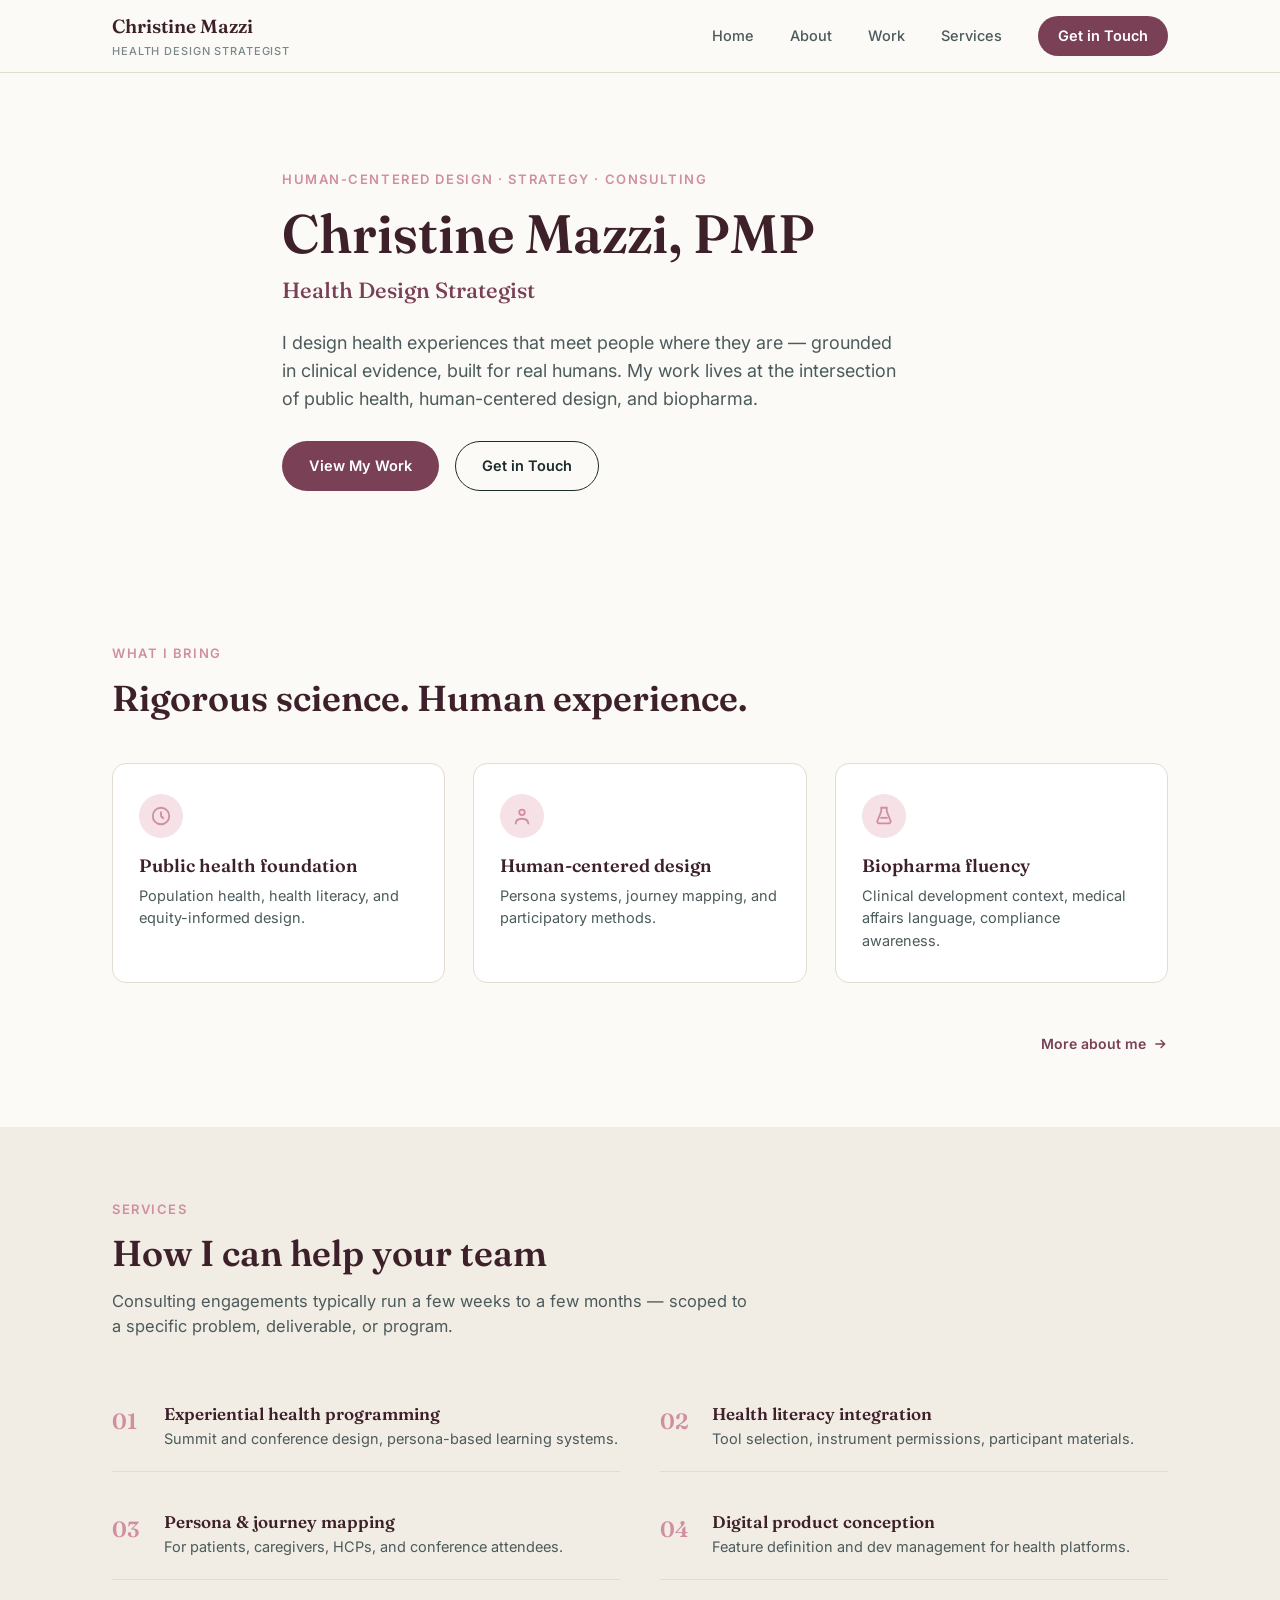
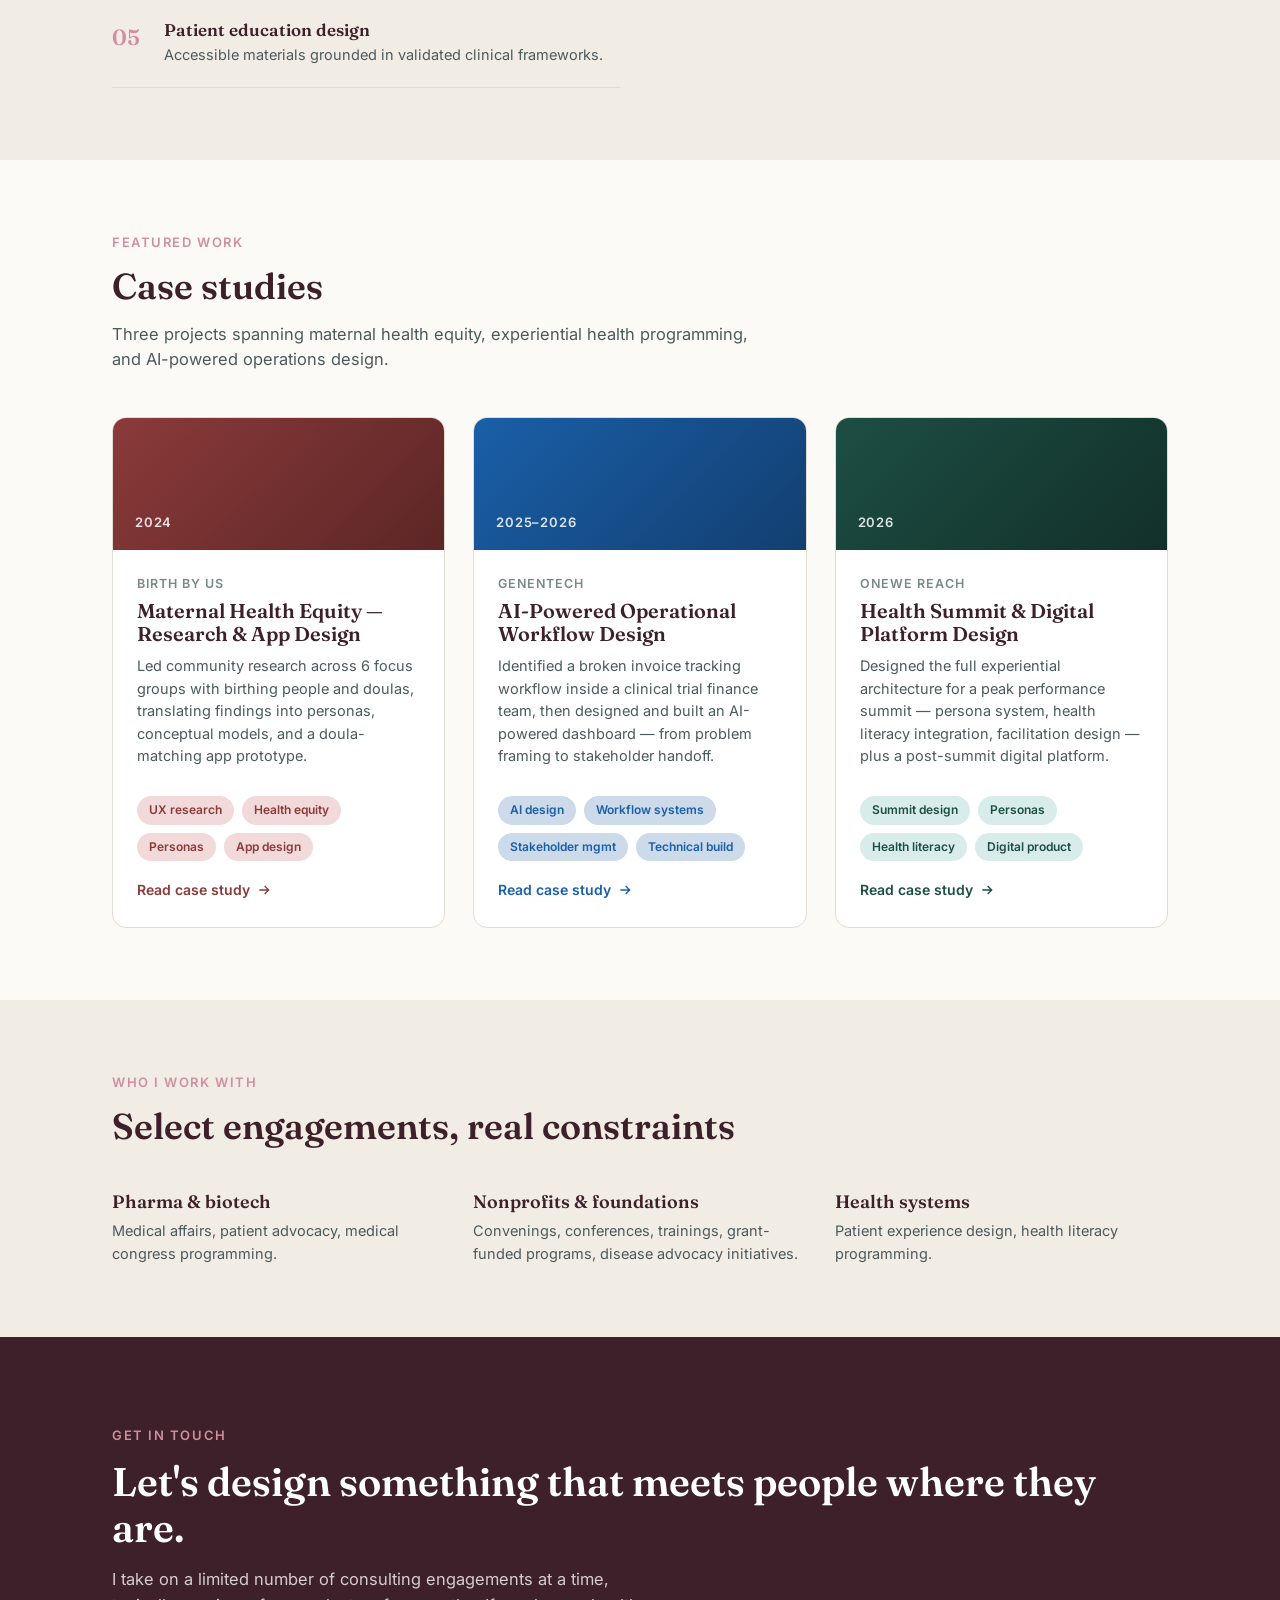
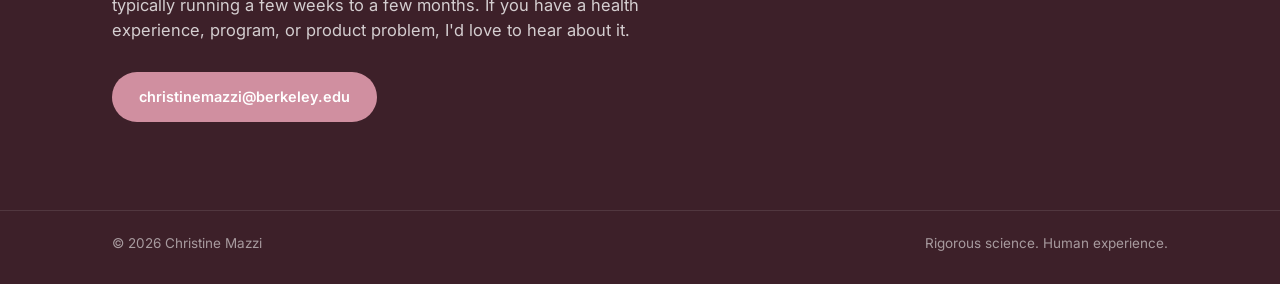
<file: index.html>
<!DOCTYPE html>
<html lang="en">
<head>
<meta charset="UTF-8">
<meta name="viewport" content="width=device-width, initial-scale=1.0">
<title>Christine Mazzi, PMP — Health Design Strategist</title>
<meta name="description" content="Christine Mazzi designs health experiences that meet people where they are — grounded in clinical evidence, built for real humans. Health experience design, personas, and digital product consulting.">
<link rel="preconnect" href="https://fonts.googleapis.com">
<link rel="preconnect" href="https://fonts.gstatic.com" crossorigin>
<link href="https://fonts.googleapis.com/css2?family=Fraunces:wght@500;600;700&family=Inter:wght@400;500;600;700&display=swap" rel="stylesheet">
<link rel="stylesheet" href="styles.css">
<script src="script.js" defer></script>
</head>
<body>

<nav class="site-nav">
  <div class="wrap">
    <a href="index.html" class="brand">Christine Mazzi<span class="role">Health Design Strategist</span></a>
    <div class="nav-links">
      <a href="index.html">Home</a>
      <a href="about.html">About</a>
      <a href="#work">Work</a>
      <a href="#services">Services</a>
      <a href="#contact" class="cta">Get in Touch</a>
    </div>
    <button class="nav-toggle" aria-label="Toggle menu">
      <svg viewBox="0 0 24 24" fill="none" stroke="currentColor" stroke-width="2"><path d="M4 6h16M4 12h16M4 18h16"/></svg>
    </button>
  </div>
</nav>

<header class="hero">
  <div class="wrap">
    <span class="eyebrow">Human-Centered Design · Strategy · Consulting</span>
    <h1>Christine Mazzi, PMP</h1>
    <div class="role-line">Health Design Strategist</div>
    <p class="lede">I design health experiences that meet people where they are — grounded in clinical evidence, built for real humans. My work lives at the intersection of public health, human-centered design, and biopharma.</p>
    <div class="hero-ctas">
      <a href="#work" class="btn btn-primary">View My Work</a>
      <a href="#contact" class="btn btn-ghost">Get in Touch</a>
    </div>
  </div>
</header>

<section id="about">
  <div class="wrap">
    <div class="section-head">
      <span class="eyebrow">What I Bring</span>
      <h2>Rigorous science. Human experience.</h2>
    </div>
    <div class="bring-grid">
      <div class="bring-card">
        <div class="icon-circle">
          <svg viewBox="0 0 24 24" fill="none" stroke="currentColor" stroke-width="2"><path d="M12 3a9 9 0 100 18 9 9 0 000-18z"/><path d="M12 7v5l3 3"/></svg>
        </div>
        <h3>Public health foundation</h3>
        <p>Population health, health literacy, and equity-informed design.</p>
      </div>
      <div class="bring-card">
        <div class="icon-circle">
          <svg viewBox="0 0 24 24" fill="none" stroke="currentColor" stroke-width="2"><circle cx="12" cy="8" r="3"/><path d="M5 21c0-4 3-6 7-6s7 2 7 6"/></svg>
        </div>
        <h3>Human-centered design</h3>
        <p>Persona systems, journey mapping, and participatory methods.</p>
      </div>
      <div class="bring-card">
        <div class="icon-circle">
          <svg viewBox="0 0 24 24" fill="none" stroke="currentColor" stroke-width="2"><path d="M9 3h6v4l4 10a2 2 0 01-2 3H7a2 2 0 01-2-3l4-10V3z"/><path d="M8 14h8"/></svg>
        </div>
        <h3>Biopharma fluency</h3>
        <p>Clinical development context, medical affairs language, compliance awareness.</p>
      </div>
    </div>
    <div class="section-cta-right">
      <a href="about.html" class="project-link">
        More about me
        <svg viewBox="0 0 24 24" fill="none" stroke="currentColor" stroke-width="2"><path d="M5 12h14M13 6l6 6-6 6"/></svg>
      </a>
    </div>
  </div>
</section>

<section id="services" class="alt-bg">
  <div class="wrap">
    <div class="section-head">
      <span class="eyebrow">Services</span>
      <h2>How I can help your team</h2>
      <p>Consulting engagements typically run a few weeks to a few months — scoped to a specific problem, deliverable, or program.</p>
    </div>
    <div class="services-grid">
      <div class="service-row">
        <div class="service-num">01</div>
        <div>
          <h3>Experiential health programming</h3>
          <p>Summit and conference design, persona-based learning systems.</p>
        </div>
      </div>
      <div class="service-row">
        <div class="service-num">02</div>
        <div>
          <h3>Health literacy integration</h3>
          <p>Tool selection, instrument permissions, participant materials.</p>
        </div>
      </div>
      <div class="service-row">
        <div class="service-num">03</div>
        <div>
          <h3>Persona &amp; journey mapping</h3>
          <p>For patients, caregivers, HCPs, and conference attendees.</p>
        </div>
      </div>
      <div class="service-row">
        <div class="service-num">04</div>
        <div>
          <h3>Digital product conception</h3>
          <p>Feature definition and dev management for health platforms.</p>
        </div>
      </div>
      <div class="service-row">
        <div class="service-num">05</div>
        <div>
          <h3>Patient education design</h3>
          <p>Accessible materials grounded in validated clinical frameworks.</p>
        </div>
      </div>
    </div>
  </div>
</section>

<section id="work">
  <div class="wrap">
    <div class="section-head">
      <span class="eyebrow">Featured Work</span>
      <h2>Case studies</h2>
      <p>Three projects spanning maternal health equity, experiential health programming, and AI-powered operations design.</p>
    </div>
    <div class="work-grid">

      <a href="projects/birth-by-us.html" class="project-card card-birth">
        <div class="project-media"><span class="p-year">2024</span></div>
        <div class="project-body">
          <div class="p-client">Birth By Us</div>
          <h3>Maternal Health Equity — Research &amp; App Design</h3>
          <p>Led community research across 6 focus groups with birthing people and doulas, translating findings into personas, conceptual models, and a doula-matching app prototype.</p>
          <div class="tag-row">
            <span class="tag">UX research</span>
            <span class="tag">Health equity</span>
            <span class="tag">Personas</span>
            <span class="tag">App design</span>
          </div>
          <span class="project-link">Read case study
            <svg viewBox="0 0 24 24" fill="none" stroke="currentColor" stroke-width="2"><path d="M5 12h14M13 6l6 6-6 6"/></svg>
          </span>
        </div>
      </a>

      <a href="projects/genentech.html" class="project-card card-genentech">
        <div class="project-media"><span class="p-year">2025–2026</span></div>
        <div class="project-body">
          <div class="p-client">Genentech</div>
          <h3>AI-Powered Operational Workflow Design</h3>
          <p>Identified a broken invoice tracking workflow inside a clinical trial finance team, then designed and built an AI-powered dashboard — from problem framing to stakeholder handoff.</p>
          <div class="tag-row">
            <span class="tag">AI design</span>
            <span class="tag">Workflow systems</span>
            <span class="tag">Stakeholder mgmt</span>
            <span class="tag">Technical build</span>
          </div>
          <span class="project-link">Read case study
            <svg viewBox="0 0 24 24" fill="none" stroke="currentColor" stroke-width="2"><path d="M5 12h14M13 6l6 6-6 6"/></svg>
          </span>
        </div>
      </a>

      <a href="projects/onewe-reach.html" class="project-card card-onewe">
        <div class="project-media"><span class="p-year">2026</span></div>
        <div class="project-body">
          <div class="p-client">OneWe Reach</div>
          <h3>Health Summit &amp; Digital Platform Design</h3>
          <p>Designed the full experiential architecture for a peak performance summit — persona system, health literacy integration, facilitation design — plus a post-summit digital platform.</p>
          <div class="tag-row">
            <span class="tag">Summit design</span>
            <span class="tag">Personas</span>
            <span class="tag">Health literacy</span>
            <span class="tag">Digital product</span>
          </div>
          <span class="project-link">Read case study
            <svg viewBox="0 0 24 24" fill="none" stroke="currentColor" stroke-width="2"><path d="M5 12h14M13 6l6 6-6 6"/></svg>
          </span>
        </div>
      </a>

    </div>
  </div>
</section>

<section class="alt-bg">
  <div class="wrap">
    <div class="section-head">
      <span class="eyebrow">Who I Work With</span>
      <h2>Select engagements, real constraints</h2>
    </div>
    <div class="audience-grid">
      <div class="audience-card">
        <h3>Pharma &amp; biotech</h3>
        <p>Medical affairs, patient advocacy, medical congress programming.</p>
      </div>
      <div class="audience-card">
        <h3>Nonprofits &amp; foundations</h3>
        <p>Convenings, conferences, trainings, grant-funded programs, disease advocacy initiatives.</p>
      </div>
      <div class="audience-card">
        <h3>Health systems</h3>
        <p>Patient experience design, health literacy programming.</p>
      </div>
    </div>
  </div>
</section>

<section id="contact" class="contact-section">
  <div class="wrap">
    <span class="eyebrow">Get in Touch</span>
    <h2>Let's design something that meets people where they are.</h2>
    <p>I take on a limited number of consulting engagements at a time, typically running a few weeks to a few months. If you have a health experience, program, or product problem, I'd love to hear about it.</p>
    <div class="hero-ctas">
      <a href="mailto:christinemazzi@berkeley.edu" class="btn btn-primary">christinemazzi@berkeley.edu</a>
    </div>
  </div>
</section>

<footer class="site-footer">
  <div class="wrap">
    <span>&copy; 2026 Christine Mazzi</span>
    <span>Rigorous science. Human experience.</span>
  </div>
</footer>

</body>
</html>
</file>
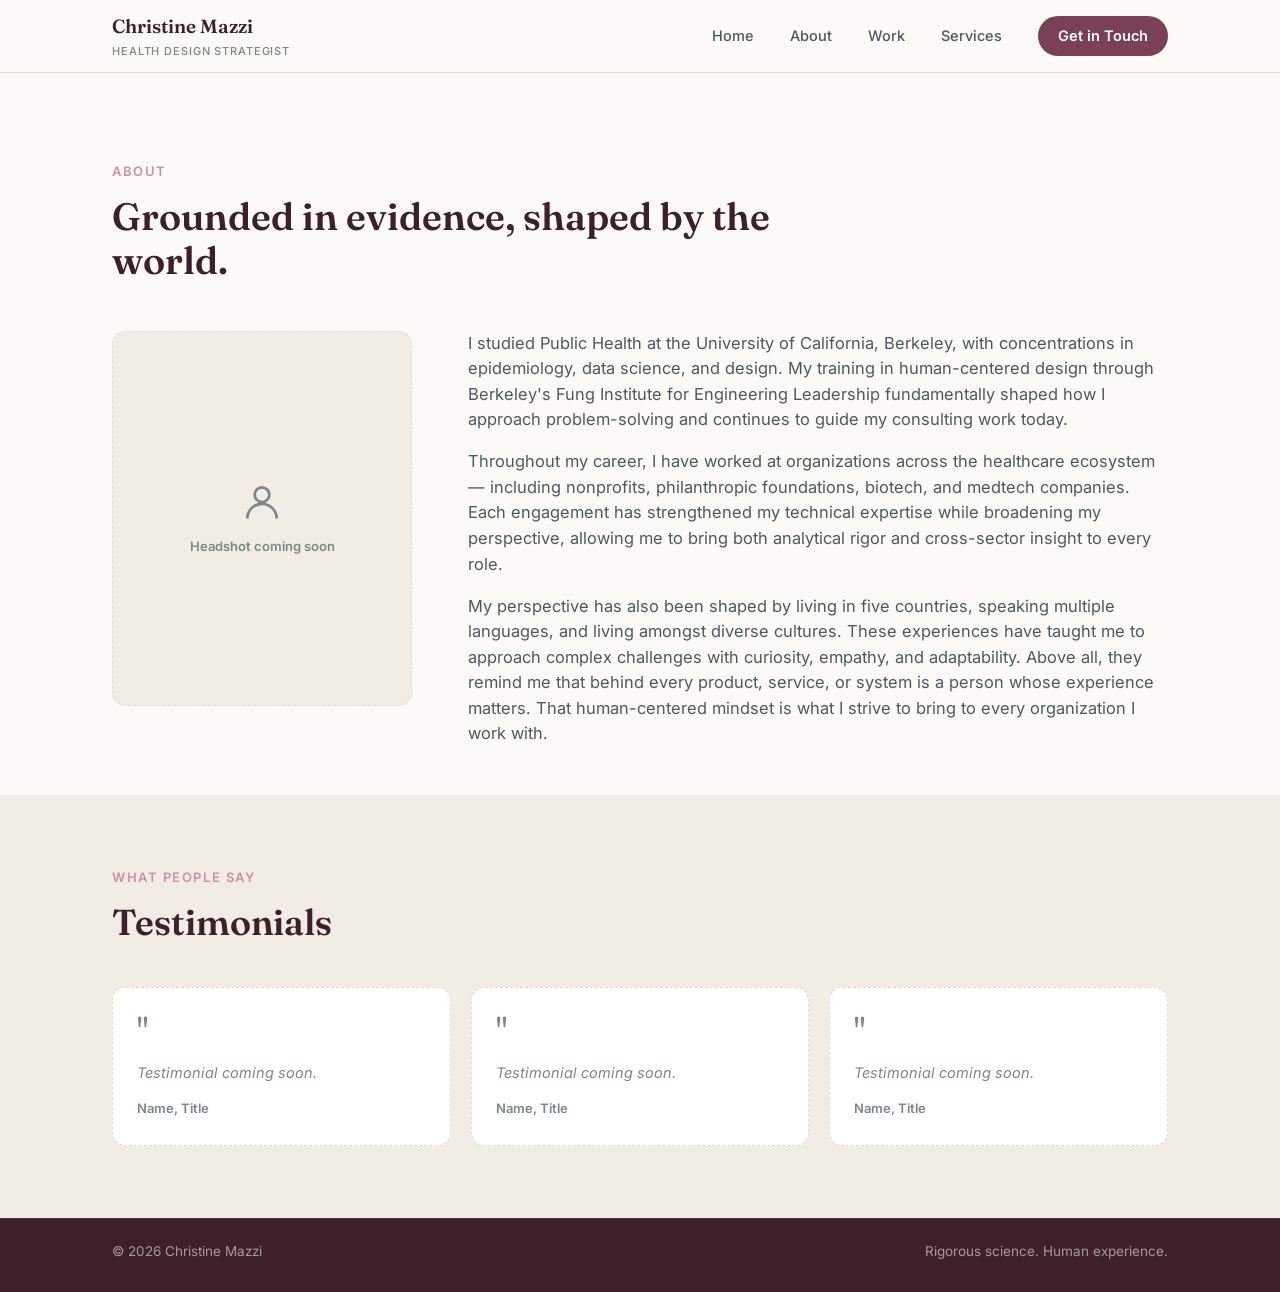
<file: about.html>
<!DOCTYPE html>
<html lang="en">
<head>
<meta charset="UTF-8">
<meta name="viewport" content="width=device-width, initial-scale=1.0">
<title>About — Christine Mazzi</title>
<meta name="description" content="Christine Mazzi is a health design strategist trained at UC Berkeley's Fung Institute for Engineering Leadership, bringing public health training, healthcare industry experience, and a global perspective to every engagement.">
<link rel="preconnect" href="https://fonts.googleapis.com">
<link rel="preconnect" href="https://fonts.gstatic.com" crossorigin>
<link href="https://fonts.googleapis.com/css2?family=Fraunces:wght@500;600;700&family=Inter:wght@400;500;600;700&display=swap" rel="stylesheet">
<link rel="stylesheet" href="styles.css">
<script src="script.js" defer></script>
</head>
<body>

<nav class="site-nav">
  <div class="wrap">
    <a href="index.html" class="brand">Christine Mazzi<span class="role">Health Design Strategist</span></a>
    <div class="nav-links">
      <a href="index.html">Home</a>
      <a href="about.html">About</a>
      <a href="index.html#work">Work</a>
      <a href="index.html#services">Services</a>
      <a href="index.html#contact" class="cta">Get in Touch</a>
    </div>
    <button class="nav-toggle" aria-label="Toggle menu">
      <svg viewBox="0 0 24 24" fill="none" stroke="currentColor" stroke-width="2"><path d="M4 6h16M4 12h16M4 18h16"/></svg>
    </button>
  </div>
</nav>

<section class="about-hero">
  <div class="wrap">
    <span class="eyebrow">About</span>
    <h1>Grounded in evidence, shaped by the world.</h1>

    <div class="about-grid">
      <div class="headshot-placeholder">
        <svg viewBox="0 0 24 24" fill="none" stroke="currentColor" stroke-width="1.5"><circle cx="12" cy="8" r="4"/><path d="M4 21c0-4.4 3.6-8 8-8s8 3.6 8 8"/></svg>
        <span>Headshot coming soon</span>
      </div>

      <div class="about-text">
        <p>I studied Public Health at the University of California, Berkeley, with concentrations in epidemiology, data science, and design. My training in human-centered design through Berkeley's Fung Institute for Engineering Leadership fundamentally shaped how I approach problem-solving and continues to guide my consulting work today.</p>
        <p>Throughout my career, I have worked at organizations across the healthcare ecosystem — including nonprofits, philanthropic foundations, biotech, and medtech companies. Each engagement has strengthened my technical expertise while broadening my perspective, allowing me to bring both analytical rigor and cross-sector insight to every role.</p>
        <p>My perspective has also been shaped by living in five countries, speaking multiple languages, and living amongst diverse cultures. These experiences have taught me to approach complex challenges with curiosity, empathy, and adaptability. Above all, they remind me that behind every product, service, or system is a person whose experience matters. That human-centered mindset is what I strive to bring to every organization I work with.</p>

      </div>
    </div>
  </div>
</section>

<section class="alt-bg">
  <div class="wrap">
    <div class="section-head">
      <span class="eyebrow">What People Say</span>
      <h2>Testimonials</h2>
    </div>
    <div class="testimonial-grid">
      <div class="testimonial-card">
        <div class="quote-mark">"</div>
        <p>Testimonial coming soon.</p>
        <div class="t-name">Name, Title</div>
      </div>
      <div class="testimonial-card">
        <div class="quote-mark">"</div>
        <p>Testimonial coming soon.</p>
        <div class="t-name">Name, Title</div>
      </div>
      <div class="testimonial-card">
        <div class="quote-mark">"</div>
        <p>Testimonial coming soon.</p>
        <div class="t-name">Name, Title</div>
      </div>
    </div>
  </div>
</section>

<footer class="site-footer">
  <div class="wrap">
    <span>&copy; 2026 Christine Mazzi</span>
    <span>Rigorous science. Human experience.</span>
  </div>
</footer>

</body>
</html>
</file>
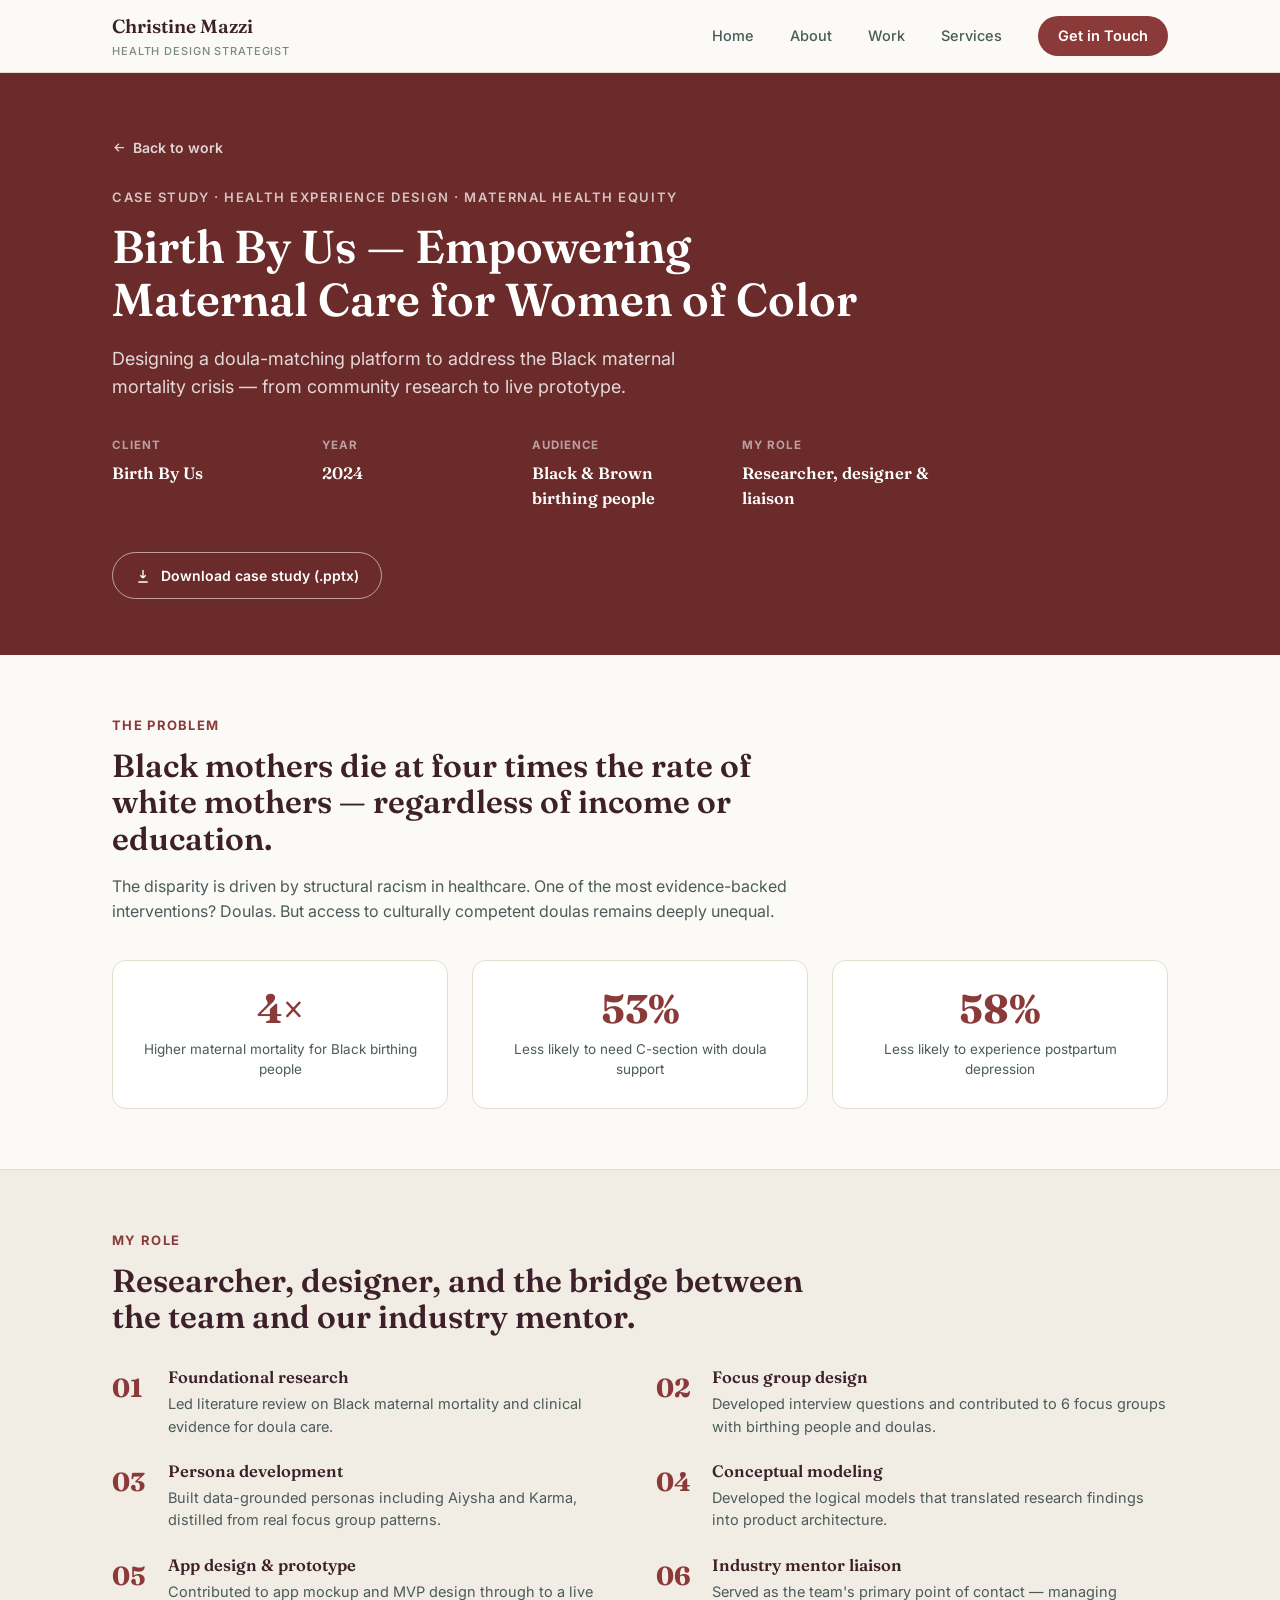
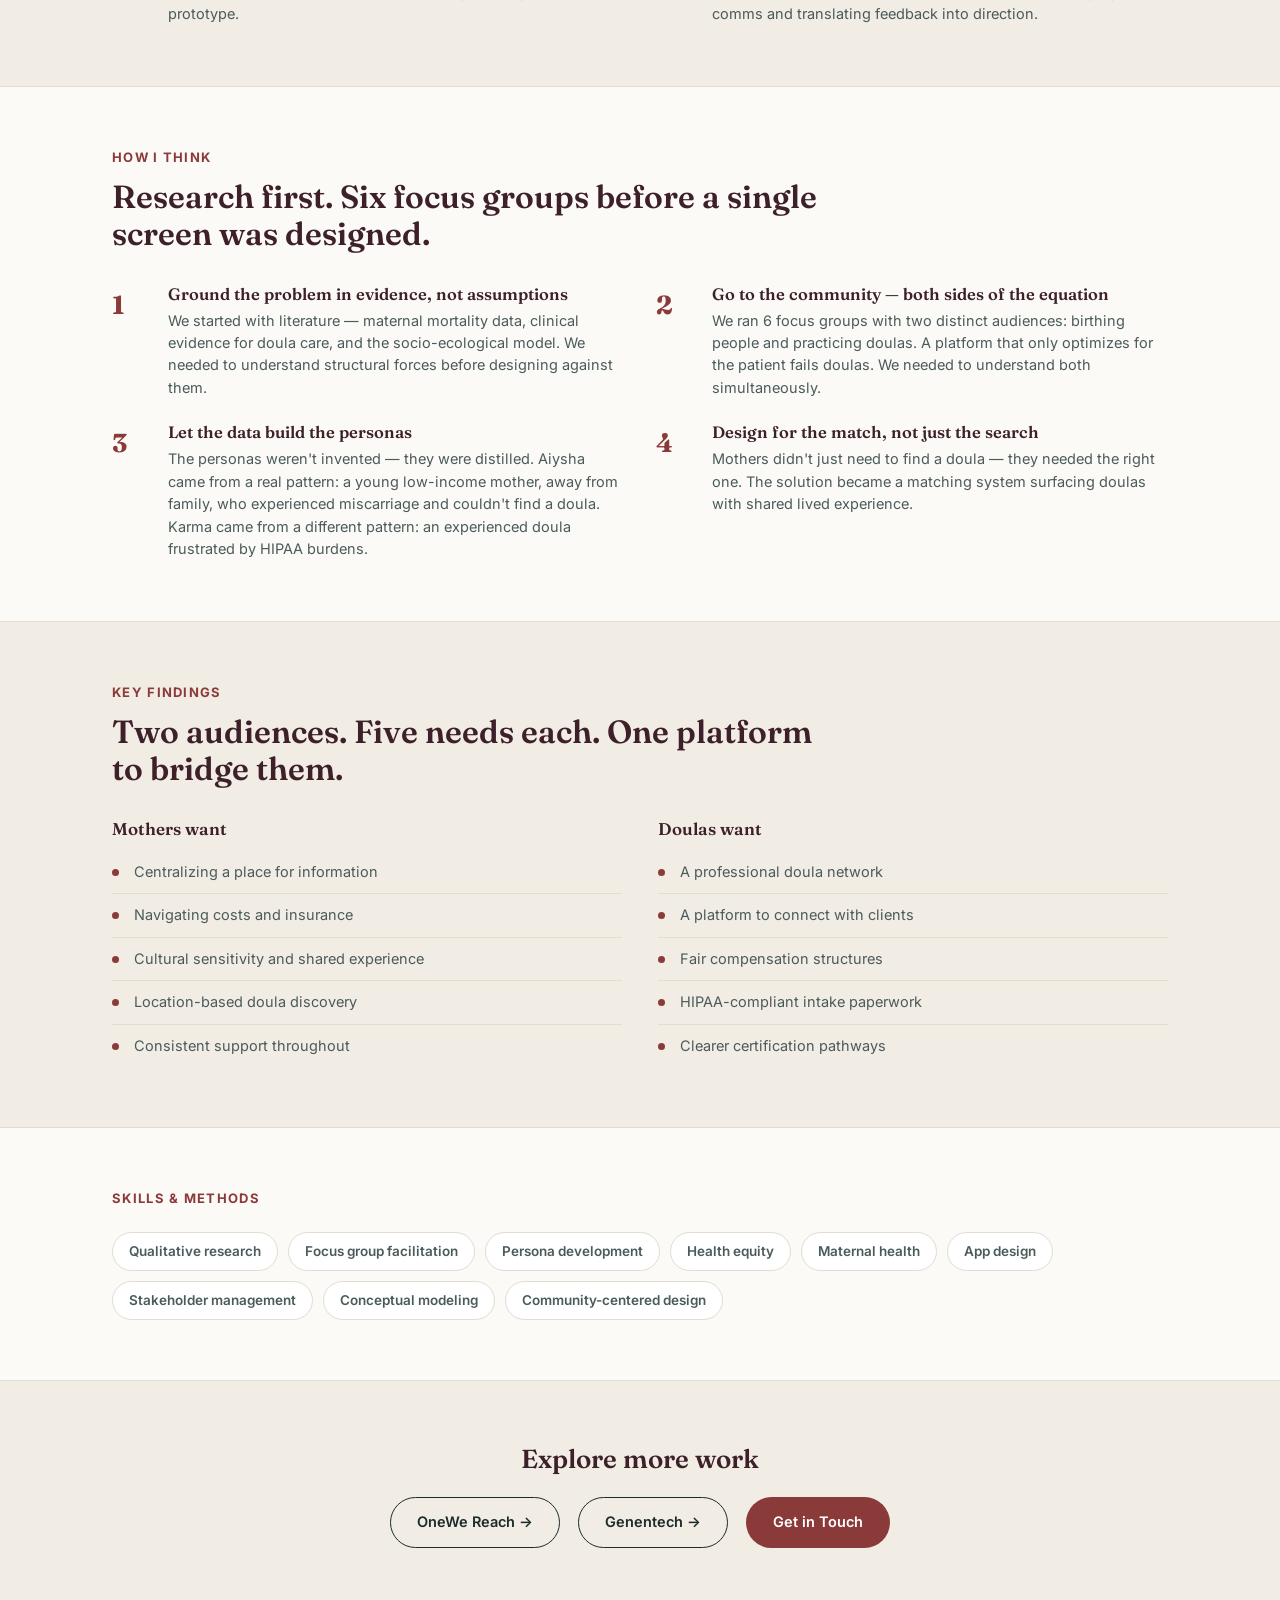
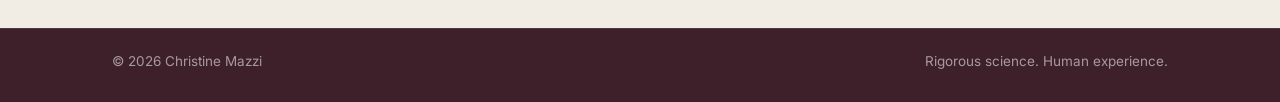
<file: projects/birth-by-us.html>
<!DOCTYPE html>
<html lang="en">
<head>
<meta charset="UTF-8">
<meta name="viewport" content="width=device-width, initial-scale=1.0">
<title>Birth By Us — Case Study | Christine Mazzi</title>
<meta name="description" content="Designing a doula-matching platform to address the Black maternal mortality crisis — from community research to live prototype.">
<link rel="preconnect" href="https://fonts.googleapis.com">
<link rel="preconnect" href="https://fonts.gstatic.com" crossorigin>
<link href="https://fonts.googleapis.com/css2?family=Fraunces:wght@500;600;700&family=Inter:wght@400;500;600;700&display=swap" rel="stylesheet">
<link rel="stylesheet" href="../styles.css">
<style>
  :root {
    --accent: #8B3A3A;
    --accent-soft: #F2DADA;
    --primary: #8B3A3A;
    --primary-hover: #6F2E2E;
    --hero-bg: #6B2B2B;
  }
</style>
<script src="../script.js" defer></script>
</head>
<body>

<nav class="site-nav">
  <div class="wrap">
    <a href="../index.html" class="brand">Christine Mazzi<span class="role">Health Design Strategist</span></a>
    <div class="nav-links">
      <a href="../index.html">Home</a>
      <a href="../about.html">About</a>
      <a href="../index.html#work">Work</a>
      <a href="../index.html#services">Services</a>
      <a href="../index.html#contact" class="cta">Get in Touch</a>
    </div>
    <button class="nav-toggle" aria-label="Toggle menu">
      <svg viewBox="0 0 24 24" fill="none" stroke="currentColor" stroke-width="2"><path d="M4 6h16M4 12h16M4 18h16"/></svg>
    </button>
  </div>
</nav>

<header class="cs-hero">
  <div class="wrap">
    <a href="../index.html#work" class="back-link">
      <svg viewBox="0 0 24 24" fill="none" stroke="currentColor" stroke-width="2"><path d="M5 12h14M13 6l6 6-6 6"/></svg>
      Back to work
    </a>
    <span class="eyebrow">Case Study · Health Experience Design · Maternal Health Equity</span>
    <h1>Birth By Us — Empowering Maternal Care for Women of Color</h1>
    <p class="cs-tagline">Designing a doula-matching platform to address the Black maternal mortality crisis — from community research to live prototype.</p>
    <div class="meta-grid">
      <div class="meta-item"><div class="meta-label">Client</div><div class="meta-value">Birth By Us</div></div>
      <div class="meta-item"><div class="meta-label">Year</div><div class="meta-value">2024</div></div>
      <div class="meta-item"><div class="meta-label">Audience</div><div class="meta-value">Black &amp; Brown birthing people</div></div>
      <div class="meta-item"><div class="meta-label">My Role</div><div class="meta-value">Researcher, designer &amp; liaison</div></div>
    </div>
    <a href="../downloads/christine-mazzi-birth-by-us-case-study.pptx" download class="cs-download">
      <svg viewBox="0 0 24 24" fill="none" stroke="currentColor" stroke-width="2"><path d="M12 3v12m0 0l-4-4m4 4l4-4M5 21h14"/></svg>
      Download case study (.pptx)
    </a>
  </div>
</header>

<section class="cs-section">
  <div class="wrap">
    <span class="section-tag">The Problem</span>
    <h2>Black mothers die at four times the rate of white mothers — regardless of income or education.</h2>
    <p style="max-width:720px; margin-top:16px;">The disparity is driven by structural racism in healthcare. One of the most evidence-backed interventions? Doulas. But access to culturally competent doulas remains deeply unequal.</p>
    <div class="stat-row">
      <div class="stat-box"><div class="stat-num">4×</div><div class="stat-label">Higher maternal mortality for Black birthing people</div></div>
      <div class="stat-box"><div class="stat-num">53%</div><div class="stat-label">Less likely to need C-section with doula support</div></div>
      <div class="stat-box"><div class="stat-num">58%</div><div class="stat-label">Less likely to experience postpartum depression</div></div>
    </div>
  </div>
</section>

<section class="cs-section alt-bg">
  <div class="wrap">
    <span class="section-tag">My Role</span>
    <h2>Researcher, designer, and the bridge between the team and our industry mentor.</h2>
    <div class="numbered-list">
      <div class="numbered-item"><div class="num">01</div><div><h3>Foundational research</h3><p>Led literature review on Black maternal mortality and clinical evidence for doula care.</p></div></div>
      <div class="numbered-item"><div class="num">02</div><div><h3>Focus group design</h3><p>Developed interview questions and contributed to 6 focus groups with birthing people and doulas.</p></div></div>
      <div class="numbered-item"><div class="num">03</div><div><h3>Persona development</h3><p>Built data-grounded personas including Aiysha and Karma, distilled from real focus group patterns.</p></div></div>
      <div class="numbered-item"><div class="num">04</div><div><h3>Conceptual modeling</h3><p>Developed the logical models that translated research findings into product architecture.</p></div></div>
      <div class="numbered-item"><div class="num">05</div><div><h3>App design &amp; prototype</h3><p>Contributed to app mockup and MVP design through to a live prototype.</p></div></div>
      <div class="numbered-item"><div class="num">06</div><div><h3>Industry mentor liaison</h3><p>Served as the team's primary point of contact — managing comms and translating feedback into direction.</p></div></div>
    </div>
  </div>
</section>

<section class="cs-section">
  <div class="wrap">
    <span class="section-tag">How I Think</span>
    <h2>Research first. Six focus groups before a single screen was designed.</h2>
    <div class="numbered-list">
      <div class="numbered-item"><div class="num">1</div><div><h3>Ground the problem in evidence, not assumptions</h3><p>We started with literature — maternal mortality data, clinical evidence for doula care, and the socio-ecological model. We needed to understand structural forces before designing against them.</p></div></div>
      <div class="numbered-item"><div class="num">2</div><div><h3>Go to the community — both sides of the equation</h3><p>We ran 6 focus groups with two distinct audiences: birthing people and practicing doulas. A platform that only optimizes for the patient fails doulas. We needed to understand both simultaneously.</p></div></div>
      <div class="numbered-item"><div class="num">3</div><div><h3>Let the data build the personas</h3><p>The personas weren't invented — they were distilled. Aiysha came from a real pattern: a young low-income mother, away from family, who experienced miscarriage and couldn't find a doula. Karma came from a different pattern: an experienced doula frustrated by HIPAA burdens.</p></div></div>
      <div class="numbered-item"><div class="num">4</div><div><h3>Design for the match, not just the search</h3><p>Mothers didn't just need to find a doula — they needed the right one. The solution became a matching system surfacing doulas with shared lived experience.</p></div></div>
    </div>
  </div>
</section>

<section class="cs-section alt-bg">
  <div class="wrap">
    <span class="section-tag">Key Findings</span>
    <h2>Two audiences. Five needs each. One platform to bridge them.</h2>
    <div class="two-col">
      <div class="col-card">
        <h3>Mothers want</h3>
        <ul class="bullet-list">
          <li>Centralizing a place for information</li>
          <li>Navigating costs and insurance</li>
          <li>Cultural sensitivity and shared experience</li>
          <li>Location-based doula discovery</li>
          <li>Consistent support throughout</li>
        </ul>
      </div>
      <div class="col-card">
        <h3>Doulas want</h3>
        <ul class="bullet-list">
          <li>A professional doula network</li>
          <li>A platform to connect with clients</li>
          <li>Fair compensation structures</li>
          <li>HIPAA-compliant intake paperwork</li>
          <li>Clearer certification pathways</li>
        </ul>
      </div>
    </div>
  </div>
</section>

<section class="cs-section">
  <div class="wrap">
    <span class="section-tag">Skills &amp; Methods</span>
    <div class="skills-wrap">
      <span class="skill-pill">Qualitative research</span>
      <span class="skill-pill">Focus group facilitation</span>
      <span class="skill-pill">Persona development</span>
      <span class="skill-pill">Health equity</span>
      <span class="skill-pill">Maternal health</span>
      <span class="skill-pill">App design</span>
      <span class="skill-pill">Stakeholder management</span>
      <span class="skill-pill">Conceptual modeling</span>
      <span class="skill-pill">Community-centered design</span>
    </div>
  </div>
</section>

<section class="cs-next alt-bg">
  <div class="wrap">
    <h2>Explore more work</h2>
    <div class="cs-next-links">
      <a href="onewe-reach.html" class="btn btn-ghost">OneWe Reach →</a>
      <a href="genentech.html" class="btn btn-ghost">Genentech →</a>
      <a href="../index.html#contact" class="btn btn-primary">Get in Touch</a>
    </div>
  </div>
</section>

<footer class="site-footer">
  <div class="wrap">
    <span>&copy; 2026 Christine Mazzi</span>
    <span>Rigorous science. Human experience.</span>
  </div>
</footer>

</body>
</html>
</file>
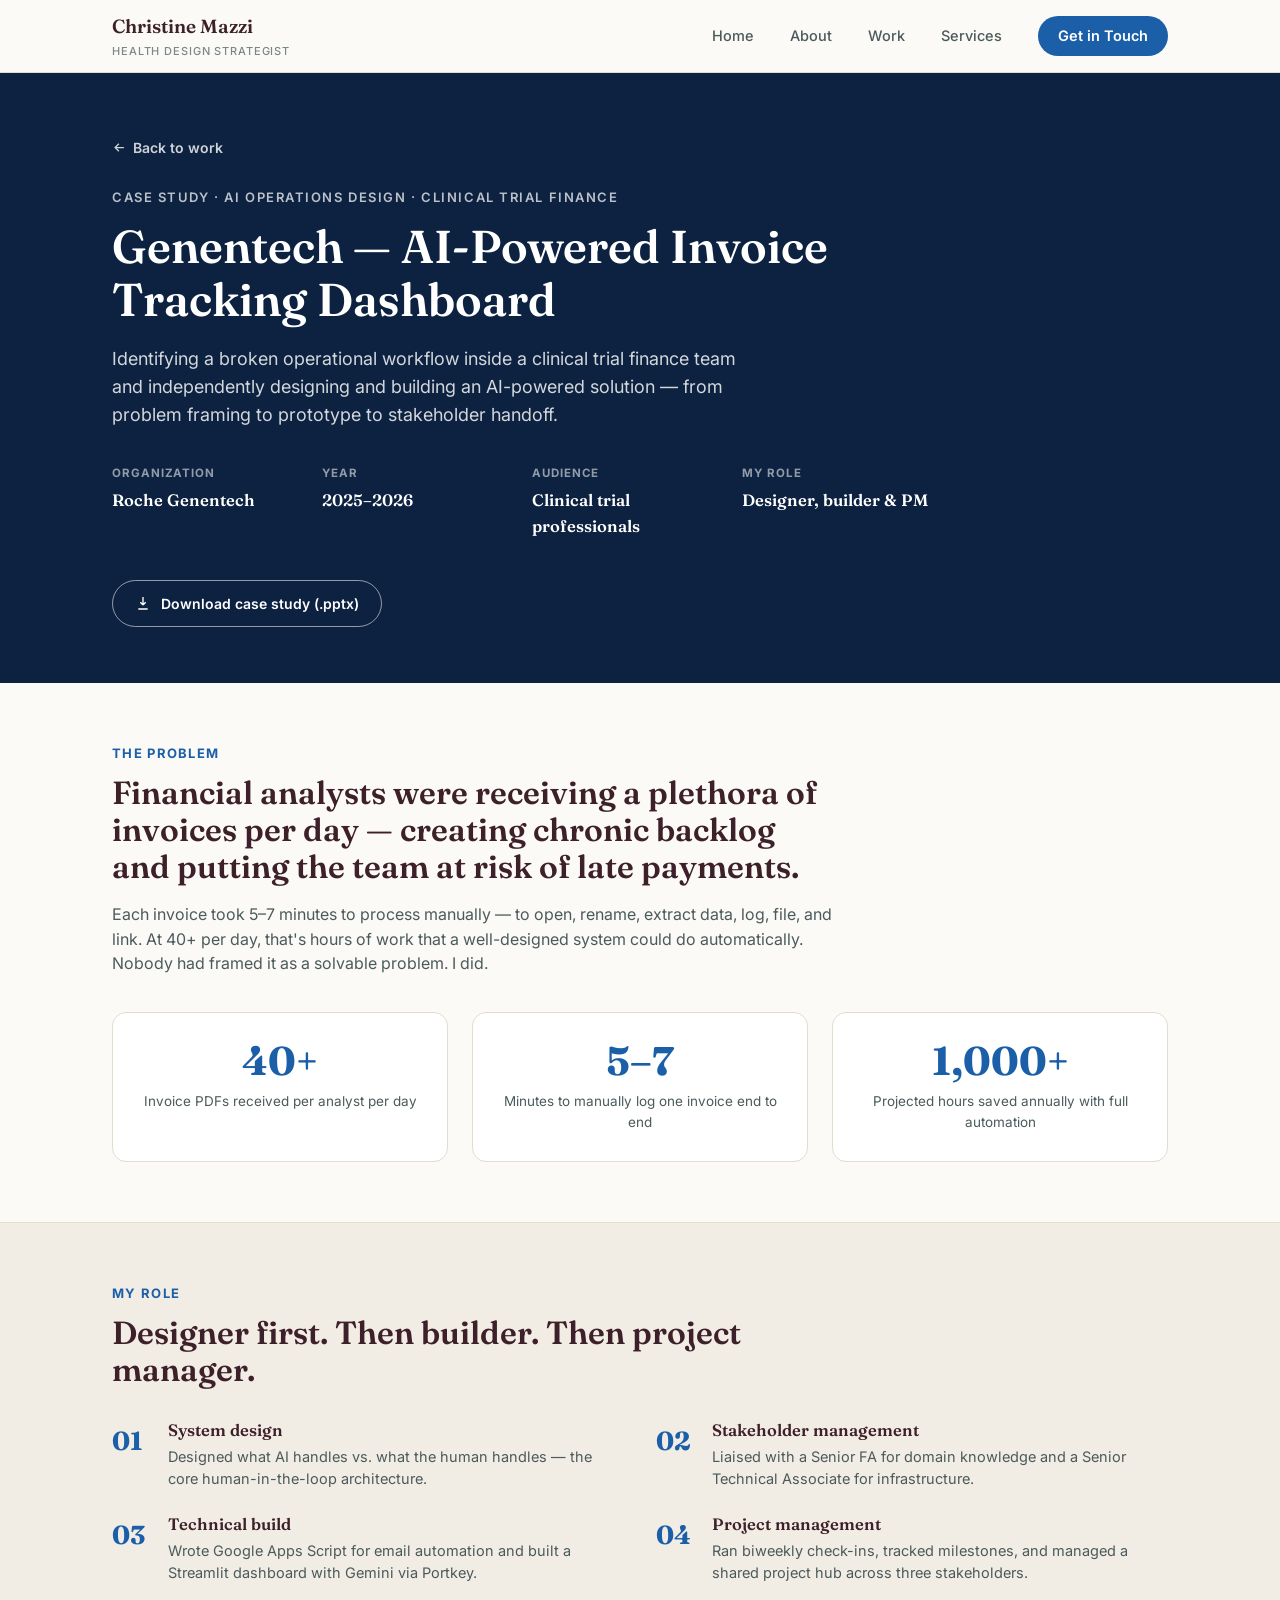
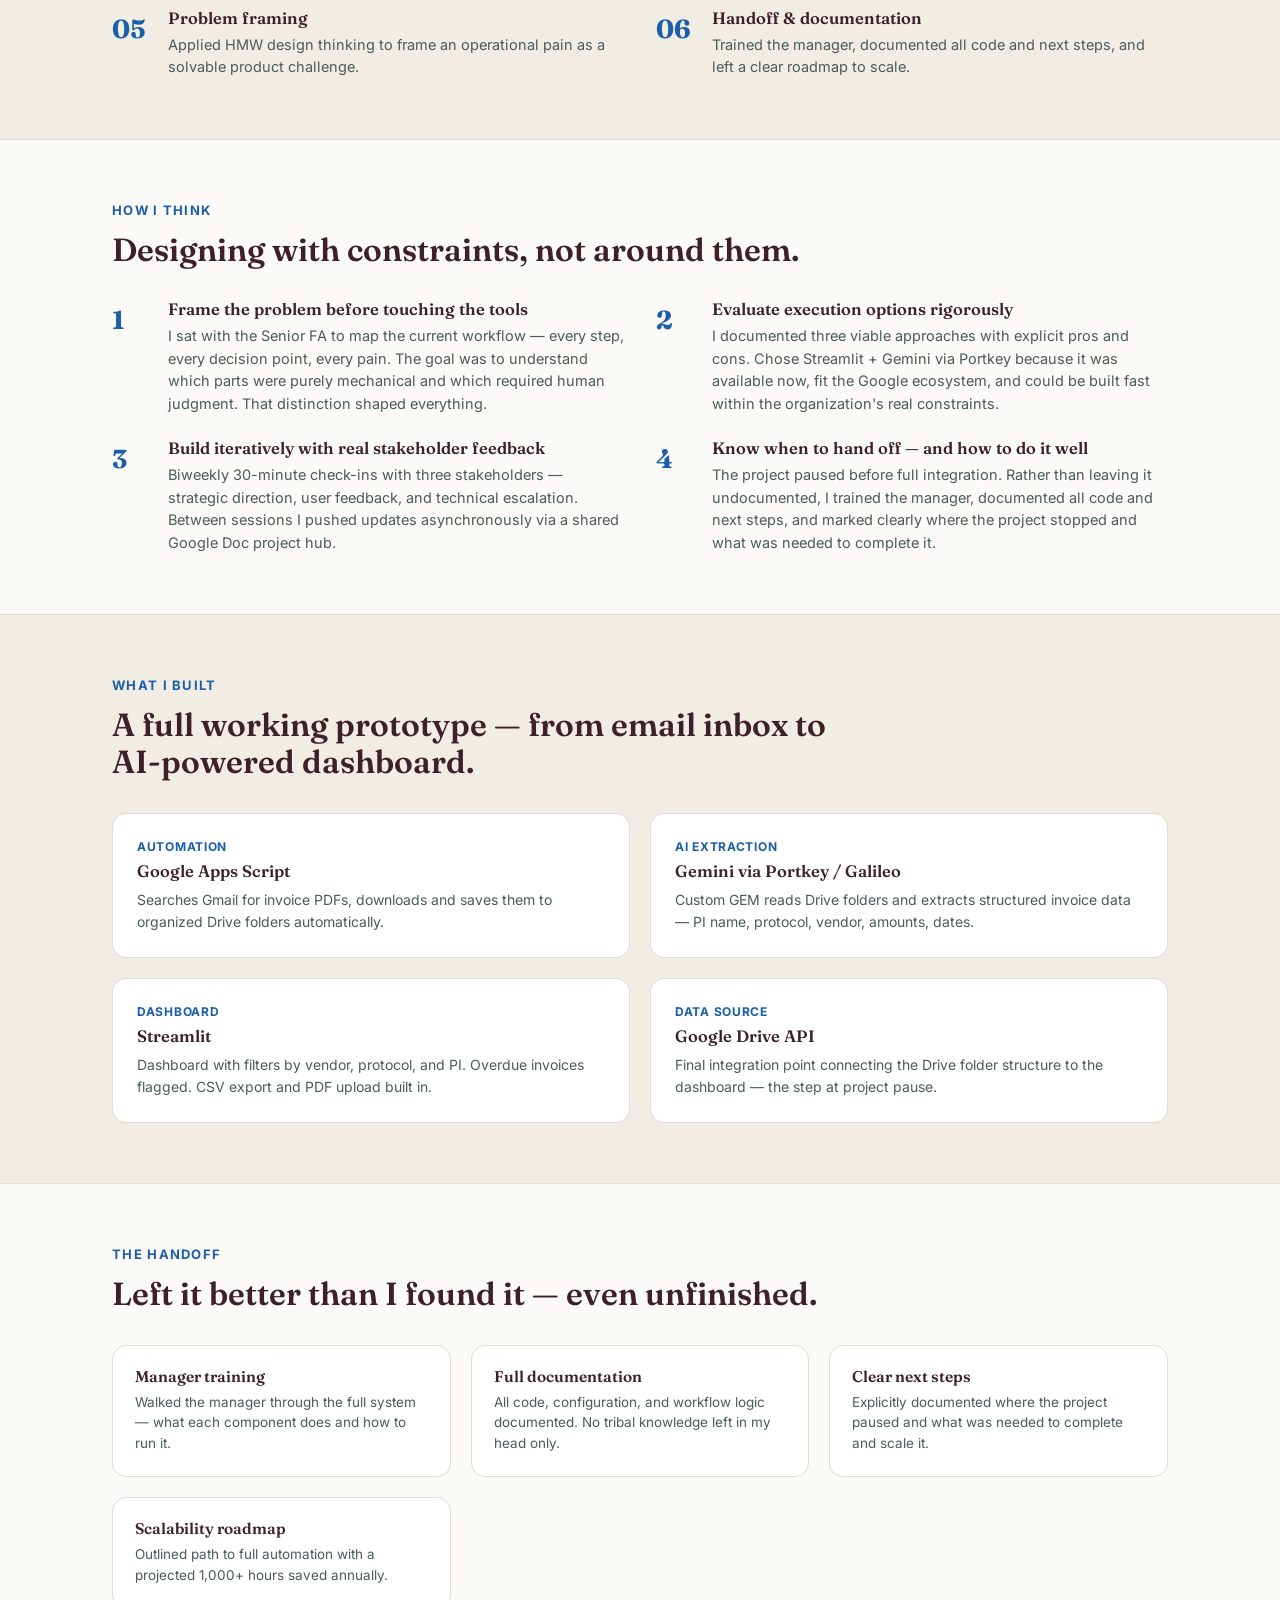
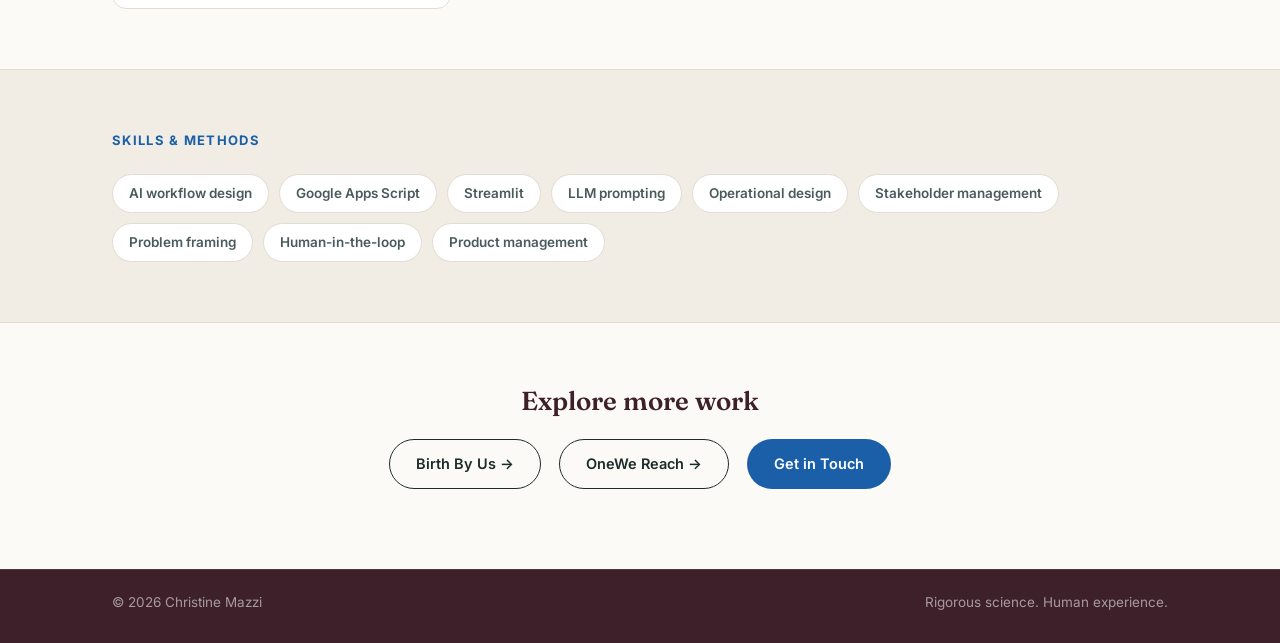
<file: projects/genentech.html>
<!DOCTYPE html>
<html lang="en">
<head>
<meta charset="UTF-8">
<meta name="viewport" content="width=device-width, initial-scale=1.0">
<title>Genentech — Case Study | Christine Mazzi</title>
<meta name="description" content="Identifying a broken operational workflow inside a clinical trial finance team and independently designing and building an AI-powered solution — from problem framing to prototype to stakeholder handoff.">
<link rel="preconnect" href="https://fonts.googleapis.com">
<link rel="preconnect" href="https://fonts.gstatic.com" crossorigin>
<link href="https://fonts.googleapis.com/css2?family=Fraunces:wght@500;600;700&family=Inter:wght@400;500;600;700&display=swap" rel="stylesheet">
<link rel="stylesheet" href="../styles.css">
<style>
  :root {
    --accent: #1A5FA8;
    --accent-soft: #CCDAEA;
    --primary: #1A5FA8;
    --primary-hover: #154C86;
    --hero-bg: #0D2240;
  }
</style>
<script src="../script.js" defer></script>
</head>
<body>

<nav class="site-nav">
  <div class="wrap">
    <a href="../index.html" class="brand">Christine Mazzi<span class="role">Health Design Strategist</span></a>
    <div class="nav-links">
      <a href="../index.html">Home</a>
      <a href="../about.html">About</a>
      <a href="../index.html#work">Work</a>
      <a href="../index.html#services">Services</a>
      <a href="../index.html#contact" class="cta">Get in Touch</a>
    </div>
    <button class="nav-toggle" aria-label="Toggle menu">
      <svg viewBox="0 0 24 24" fill="none" stroke="currentColor" stroke-width="2"><path d="M4 6h16M4 12h16M4 18h16"/></svg>
    </button>
  </div>
</nav>

<header class="cs-hero">
  <div class="wrap">
    <a href="../index.html#work" class="back-link">
      <svg viewBox="0 0 24 24" fill="none" stroke="currentColor" stroke-width="2"><path d="M5 12h14M13 6l6 6-6 6"/></svg>
      Back to work
    </a>
    <span class="eyebrow">Case Study · AI Operations Design · Clinical Trial Finance</span>
    <h1>Genentech — AI-Powered Invoice Tracking Dashboard</h1>
    <p class="cs-tagline">Identifying a broken operational workflow inside a clinical trial finance team and independently designing and building an AI-powered solution — from problem framing to prototype to stakeholder handoff.</p>
    <div class="meta-grid">
      <div class="meta-item"><div class="meta-label">Organization</div><div class="meta-value">Roche Genentech</div></div>
      <div class="meta-item"><div class="meta-label">Year</div><div class="meta-value">2025–2026</div></div>
      <div class="meta-item"><div class="meta-label">Audience</div><div class="meta-value">Clinical trial professionals</div></div>
      <div class="meta-item"><div class="meta-label">My Role</div><div class="meta-value">Designer, builder &amp; PM</div></div>
    </div>
    <a href="../downloads/christine-mazzi-genentech-case-study.pptx" download class="cs-download">
      <svg viewBox="0 0 24 24" fill="none" stroke="currentColor" stroke-width="2"><path d="M12 3v12m0 0l-4-4m4 4l4-4M5 21h14"/></svg>
      Download case study (.pptx)
    </a>
  </div>
</header>

<section class="cs-section">
  <div class="wrap">
    <span class="section-tag">The Problem</span>
    <h2>Financial analysts were receiving a plethora of invoices per day — creating chronic backlog and putting the team at risk of late payments.</h2>
    <p style="max-width:720px; margin-top:16px;">Each invoice took 5–7 minutes to process manually — to open, rename, extract data, log, file, and link. At 40+ per day, that's hours of work that a well-designed system could do automatically. Nobody had framed it as a solvable problem. I did.</p>
    <div class="stat-row">
      <div class="stat-box"><div class="stat-num">40+</div><div class="stat-label">Invoice PDFs received per analyst per day</div></div>
      <div class="stat-box"><div class="stat-num">5–7</div><div class="stat-label">Minutes to manually log one invoice end to end</div></div>
      <div class="stat-box"><div class="stat-num">1,000+</div><div class="stat-label">Projected hours saved annually with full automation</div></div>
    </div>
  </div>
</section>

<section class="cs-section alt-bg">
  <div class="wrap">
    <span class="section-tag">My Role</span>
    <h2>Designer first. Then builder. Then project manager.</h2>
    <div class="numbered-list">
      <div class="numbered-item"><div class="num">01</div><div><h3>System design</h3><p>Designed what AI handles vs. what the human handles — the core human-in-the-loop architecture.</p></div></div>
      <div class="numbered-item"><div class="num">02</div><div><h3>Stakeholder management</h3><p>Liaised with a Senior FA for domain knowledge and a Senior Technical Associate for infrastructure.</p></div></div>
      <div class="numbered-item"><div class="num">03</div><div><h3>Technical build</h3><p>Wrote Google Apps Script for email automation and built a Streamlit dashboard with Gemini via Portkey.</p></div></div>
      <div class="numbered-item"><div class="num">04</div><div><h3>Project management</h3><p>Ran biweekly check-ins, tracked milestones, and managed a shared project hub across three stakeholders.</p></div></div>
      <div class="numbered-item"><div class="num">05</div><div><h3>Problem framing</h3><p>Applied HMW design thinking to frame an operational pain as a solvable product challenge.</p></div></div>
      <div class="numbered-item"><div class="num">06</div><div><h3>Handoff &amp; documentation</h3><p>Trained the manager, documented all code and next steps, and left a clear roadmap to scale.</p></div></div>
    </div>
  </div>
</section>

<section class="cs-section">
  <div class="wrap">
    <span class="section-tag">How I Think</span>
    <h2>Designing with constraints, not around them.</h2>
    <div class="numbered-list">
      <div class="numbered-item"><div class="num">1</div><div><h3>Frame the problem before touching the tools</h3><p>I sat with the Senior FA to map the current workflow — every step, every decision point, every pain. The goal was to understand which parts were purely mechanical and which required human judgment. That distinction shaped everything.</p></div></div>
      <div class="numbered-item"><div class="num">2</div><div><h3>Evaluate execution options rigorously</h3><p>I documented three viable approaches with explicit pros and cons. Chose Streamlit + Gemini via Portkey because it was available now, fit the Google ecosystem, and could be built fast within the organization's real constraints.</p></div></div>
      <div class="numbered-item"><div class="num">3</div><div><h3>Build iteratively with real stakeholder feedback</h3><p>Biweekly 30-minute check-ins with three stakeholders — strategic direction, user feedback, and technical escalation. Between sessions I pushed updates asynchronously via a shared Google Doc project hub.</p></div></div>
      <div class="numbered-item"><div class="num">4</div><div><h3>Know when to hand off — and how to do it well</h3><p>The project paused before full integration. Rather than leaving it undocumented, I trained the manager, documented all code and next steps, and marked clearly where the project stopped and what was needed to complete it.</p></div></div>
    </div>
  </div>
</section>

<section class="cs-section alt-bg">
  <div class="wrap">
    <span class="section-tag">What I Built</span>
    <h2>A full working prototype — from email inbox to AI-powered dashboard.</h2>
    <div class="build-grid">
      <div class="build-card">
        <div class="build-kicker">Automation</div>
        <h3>Google Apps Script</h3>
        <p>Searches Gmail for invoice PDFs, downloads and saves them to organized Drive folders automatically.</p>
      </div>
      <div class="build-card">
        <div class="build-kicker">AI Extraction</div>
        <h3>Gemini via Portkey / Galileo</h3>
        <p>Custom GEM reads Drive folders and extracts structured invoice data — PI name, protocol, vendor, amounts, dates.</p>
      </div>
      <div class="build-card">
        <div class="build-kicker">Dashboard</div>
        <h3>Streamlit</h3>
        <p>Dashboard with filters by vendor, protocol, and PI. Overdue invoices flagged. CSV export and PDF upload built in.</p>
      </div>
      <div class="build-card">
        <div class="build-kicker">Data Source</div>
        <h3>Google Drive API</h3>
        <p>Final integration point connecting the Drive folder structure to the dashboard — the step at project pause.</p>
      </div>
    </div>
  </div>
</section>

<section class="cs-section">
  <div class="wrap">
    <span class="section-tag">The Handoff</span>
    <h2>Left it better than I found it — even unfinished.</h2>
    <div class="feature-grid">
      <div class="feature-card"><h3>Manager training</h3><p>Walked the manager through the full system — what each component does and how to run it.</p></div>
      <div class="feature-card"><h3>Full documentation</h3><p>All code, configuration, and workflow logic documented. No tribal knowledge left in my head only.</p></div>
      <div class="feature-card"><h3>Clear next steps</h3><p>Explicitly documented where the project paused and what was needed to complete and scale it.</p></div>
      <div class="feature-card"><h3>Scalability roadmap</h3><p>Outlined path to full automation with a projected 1,000+ hours saved annually.</p></div>
    </div>
  </div>
</section>

<section class="cs-section alt-bg">
  <div class="wrap">
    <span class="section-tag">Skills &amp; Methods</span>
    <div class="skills-wrap">
      <span class="skill-pill">AI workflow design</span>
      <span class="skill-pill">Google Apps Script</span>
      <span class="skill-pill">Streamlit</span>
      <span class="skill-pill">LLM prompting</span>
      <span class="skill-pill">Operational design</span>
      <span class="skill-pill">Stakeholder management</span>
      <span class="skill-pill">Problem framing</span>
      <span class="skill-pill">Human-in-the-loop</span>
      <span class="skill-pill">Product management</span>
    </div>
  </div>
</section>

<section class="cs-next">
  <div class="wrap">
    <h2>Explore more work</h2>
    <div class="cs-next-links">
      <a href="birth-by-us.html" class="btn btn-ghost">Birth By Us →</a>
      <a href="onewe-reach.html" class="btn btn-ghost">OneWe Reach →</a>
      <a href="../index.html#contact" class="btn btn-primary">Get in Touch</a>
    </div>
  </div>
</section>

<footer class="site-footer">
  <div class="wrap">
    <span>&copy; 2026 Christine Mazzi</span>
    <span>Rigorous science. Human experience.</span>
  </div>
</footer>

</body>
</html>
</file>
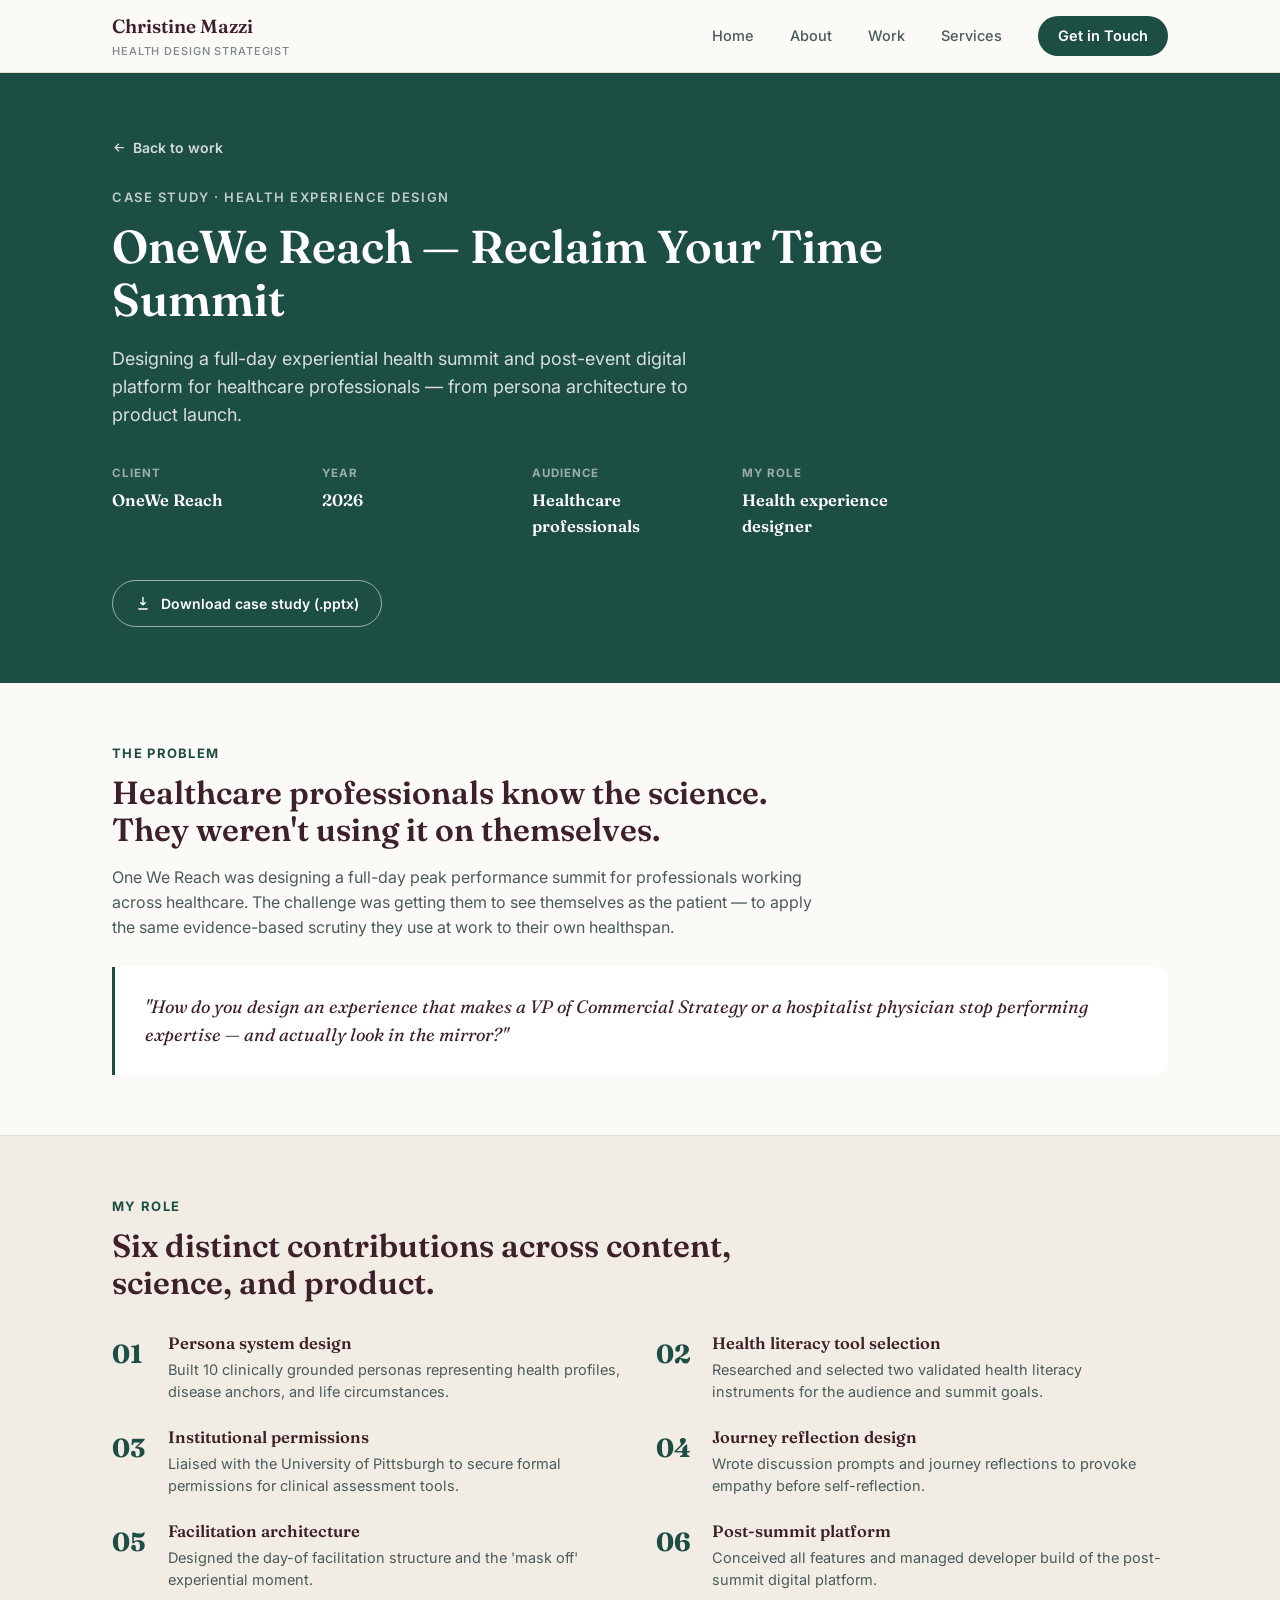
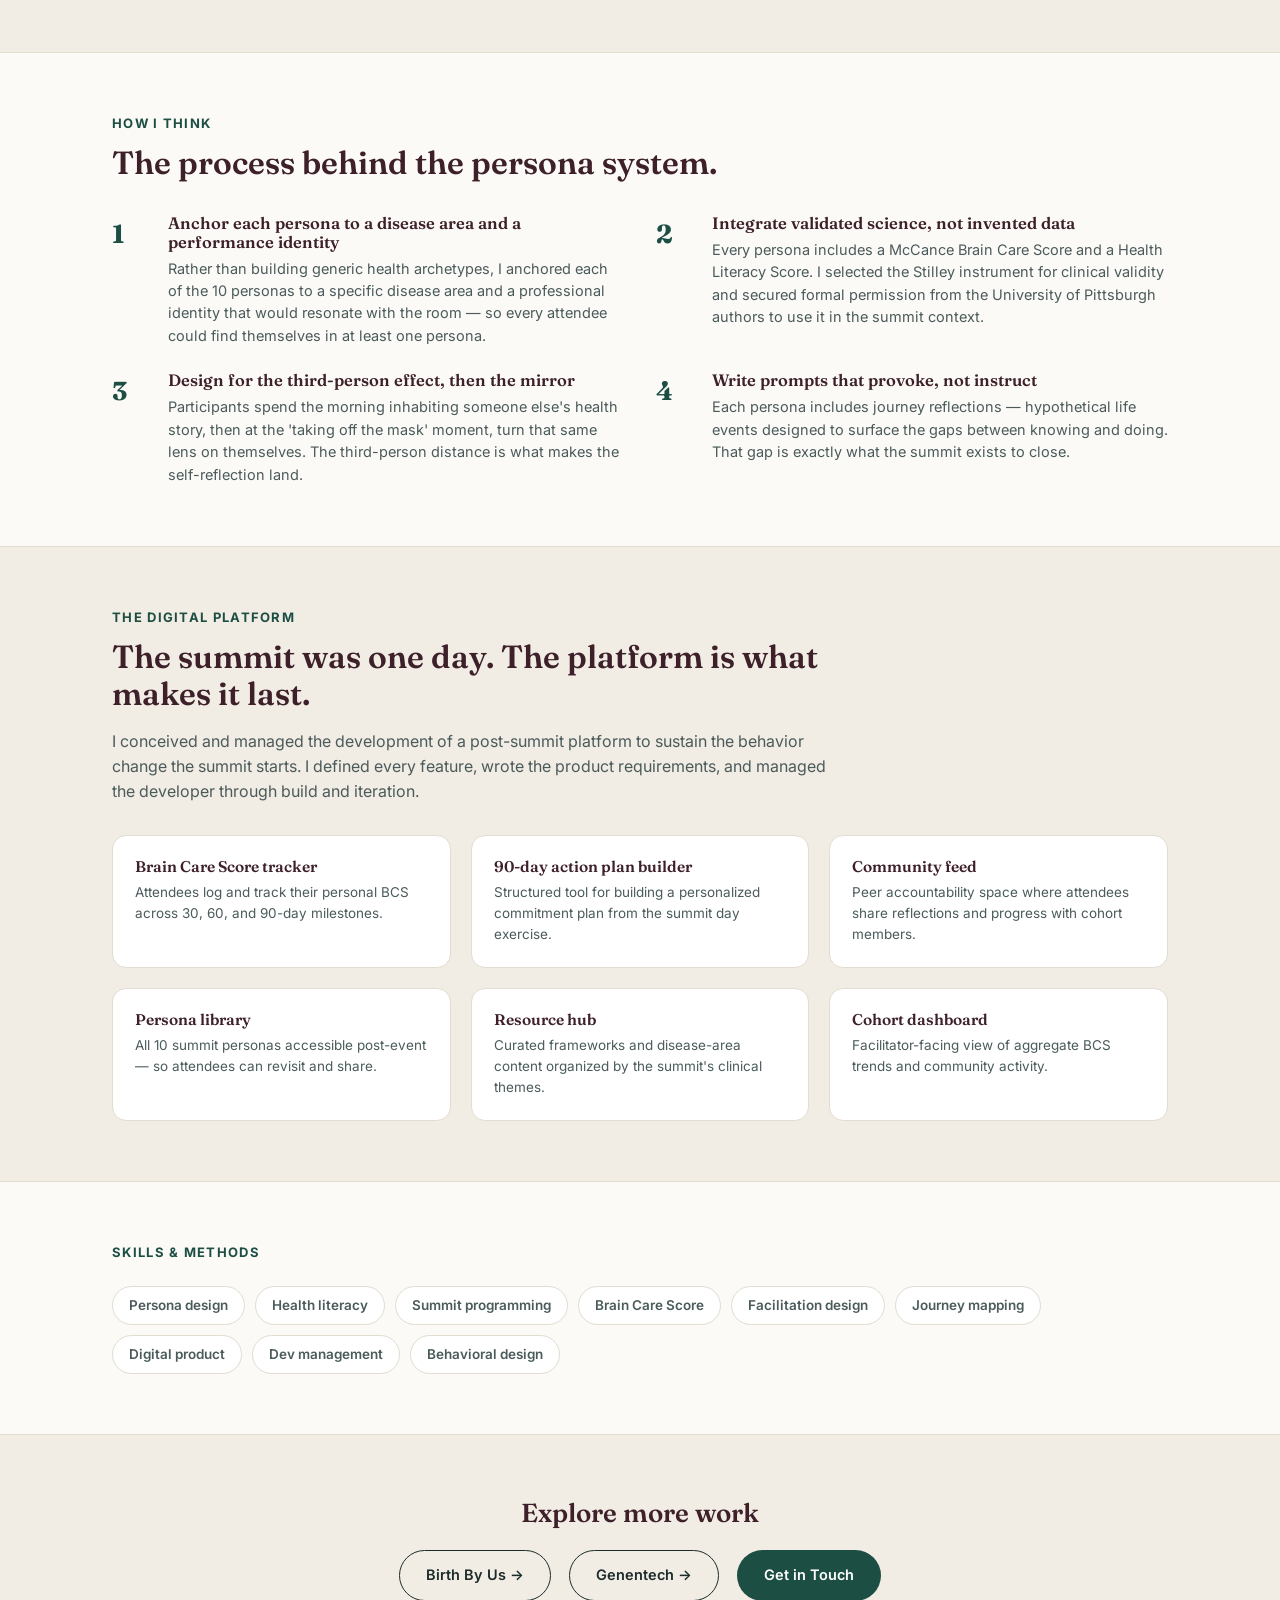
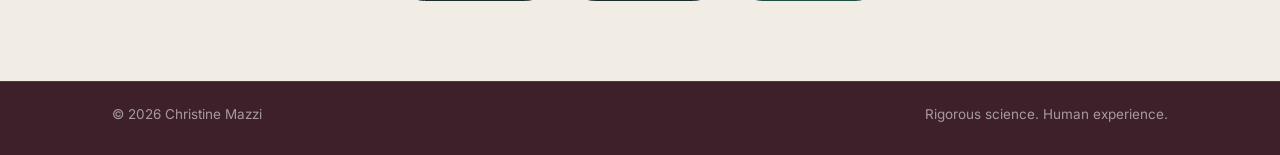
<file: projects/onewe-reach.html>
<!DOCTYPE html>
<html lang="en">
<head>
<meta charset="UTF-8">
<meta name="viewport" content="width=device-width, initial-scale=1.0">
<title>OneWe Reach — Case Study | Christine Mazzi</title>
<meta name="description" content="Designing a full-day experiential health summit and post-event digital platform for healthcare professionals — from persona architecture to product launch.">
<link rel="preconnect" href="https://fonts.googleapis.com">
<link rel="preconnect" href="https://fonts.gstatic.com" crossorigin>
<link href="https://fonts.googleapis.com/css2?family=Fraunces:wght@500;600;700&family=Inter:wght@400;500;600;700&display=swap" rel="stylesheet">
<link rel="stylesheet" href="../styles.css">
<style>
  :root {
    --accent: #1D4E44;
    --accent-soft: #D8EDE9;
    --primary: #1D4E44;
    --primary-hover: #173E36;
    --hero-bg: #1D4E44;
  }
</style>
<script src="../script.js" defer></script>
</head>
<body>

<nav class="site-nav">
  <div class="wrap">
    <a href="../index.html" class="brand">Christine Mazzi<span class="role">Health Design Strategist</span></a>
    <div class="nav-links">
      <a href="../index.html">Home</a>
      <a href="../about.html">About</a>
      <a href="../index.html#work">Work</a>
      <a href="../index.html#services">Services</a>
      <a href="../index.html#contact" class="cta">Get in Touch</a>
    </div>
    <button class="nav-toggle" aria-label="Toggle menu">
      <svg viewBox="0 0 24 24" fill="none" stroke="currentColor" stroke-width="2"><path d="M4 6h16M4 12h16M4 18h16"/></svg>
    </button>
  </div>
</nav>

<header class="cs-hero">
  <div class="wrap">
    <a href="../index.html#work" class="back-link">
      <svg viewBox="0 0 24 24" fill="none" stroke="currentColor" stroke-width="2"><path d="M5 12h14M13 6l6 6-6 6"/></svg>
      Back to work
    </a>
    <span class="eyebrow">Case Study · Health Experience Design</span>
    <h1>OneWe Reach — Reclaim Your Time Summit</h1>
    <p class="cs-tagline">Designing a full-day experiential health summit and post-event digital platform for healthcare professionals — from persona architecture to product launch.</p>
    <div class="meta-grid">
      <div class="meta-item"><div class="meta-label">Client</div><div class="meta-value">OneWe Reach</div></div>
      <div class="meta-item"><div class="meta-label">Year</div><div class="meta-value">2026</div></div>
      <div class="meta-item"><div class="meta-label">Audience</div><div class="meta-value">Healthcare professionals</div></div>
      <div class="meta-item"><div class="meta-label">My Role</div><div class="meta-value">Health experience designer</div></div>
    </div>
    <a href="../downloads/christine-mazzi-onewe-reach-case-study.pptx" download class="cs-download">
      <svg viewBox="0 0 24 24" fill="none" stroke="currentColor" stroke-width="2"><path d="M12 3v12m0 0l-4-4m4 4l4-4M5 21h14"/></svg>
      Download case study (.pptx)
    </a>
  </div>
</header>

<section class="cs-section">
  <div class="wrap">
    <span class="section-tag">The Problem</span>
    <h2>Healthcare professionals know the science. They weren't using it on themselves.</h2>
    <p style="max-width:720px; margin-top:16px;">One We Reach was designing a full-day peak performance summit for professionals working across healthcare. The challenge was getting them to see themselves as the patient — to apply the same evidence-based scrutiny they use at work to their own healthspan.</p>
    <div class="quote-block">"How do you design an experience that makes a VP of Commercial Strategy or a hospitalist physician stop performing expertise — and actually look in the mirror?"</div>
  </div>
</section>

<section class="cs-section alt-bg">
  <div class="wrap">
    <span class="section-tag">My Role</span>
    <h2>Six distinct contributions across content, science, and product.</h2>
    <div class="numbered-list">
      <div class="numbered-item"><div class="num">01</div><div><h3>Persona system design</h3><p>Built 10 clinically grounded personas representing health profiles, disease anchors, and life circumstances.</p></div></div>
      <div class="numbered-item"><div class="num">02</div><div><h3>Health literacy tool selection</h3><p>Researched and selected two validated health literacy instruments for the audience and summit goals.</p></div></div>
      <div class="numbered-item"><div class="num">03</div><div><h3>Institutional permissions</h3><p>Liaised with the University of Pittsburgh to secure formal permissions for clinical assessment tools.</p></div></div>
      <div class="numbered-item"><div class="num">04</div><div><h3>Journey reflection design</h3><p>Wrote discussion prompts and journey reflections to provoke empathy before self-reflection.</p></div></div>
      <div class="numbered-item"><div class="num">05</div><div><h3>Facilitation architecture</h3><p>Designed the day-of facilitation structure and the 'mask off' experiential moment.</p></div></div>
      <div class="numbered-item"><div class="num">06</div><div><h3>Post-summit platform</h3><p>Conceived all features and managed developer build of the post-summit digital platform.</p></div></div>
    </div>
  </div>
</section>

<section class="cs-section">
  <div class="wrap">
    <span class="section-tag">How I Think</span>
    <h2>The process behind the persona system.</h2>
    <div class="numbered-list">
      <div class="numbered-item"><div class="num">1</div><div><h3>Anchor each persona to a disease area and a performance identity</h3><p>Rather than building generic health archetypes, I anchored each of the 10 personas to a specific disease area and a professional identity that would resonate with the room — so every attendee could find themselves in at least one persona.</p></div></div>
      <div class="numbered-item"><div class="num">2</div><div><h3>Integrate validated science, not invented data</h3><p>Every persona includes a McCance Brain Care Score and a Health Literacy Score. I selected the Stilley instrument for clinical validity and secured formal permission from the University of Pittsburgh authors to use it in the summit context.</p></div></div>
      <div class="numbered-item"><div class="num">3</div><div><h3>Design for the third-person effect, then the mirror</h3><p>Participants spend the morning inhabiting someone else's health story, then at the 'taking off the mask' moment, turn that same lens on themselves. The third-person distance is what makes the self-reflection land.</p></div></div>
      <div class="numbered-item"><div class="num">4</div><div><h3>Write prompts that provoke, not instruct</h3><p>Each persona includes journey reflections — hypothetical life events designed to surface the gaps between knowing and doing. That gap is exactly what the summit exists to close.</p></div></div>
    </div>
  </div>
</section>

<section class="cs-section alt-bg">
  <div class="wrap">
    <span class="section-tag">The Digital Platform</span>
    <h2>The summit was one day. The platform is what makes it last.</h2>
    <p style="max-width:720px; margin-top:16px;">I conceived and managed the development of a post-summit platform to sustain the behavior change the summit starts. I defined every feature, wrote the product requirements, and managed the developer through build and iteration.</p>
    <div class="feature-grid">
      <div class="feature-card"><h3>Brain Care Score tracker</h3><p>Attendees log and track their personal BCS across 30, 60, and 90-day milestones.</p></div>
      <div class="feature-card"><h3>90-day action plan builder</h3><p>Structured tool for building a personalized commitment plan from the summit day exercise.</p></div>
      <div class="feature-card"><h3>Community feed</h3><p>Peer accountability space where attendees share reflections and progress with cohort members.</p></div>
      <div class="feature-card"><h3>Persona library</h3><p>All 10 summit personas accessible post-event — so attendees can revisit and share.</p></div>
      <div class="feature-card"><h3>Resource hub</h3><p>Curated frameworks and disease-area content organized by the summit's clinical themes.</p></div>
      <div class="feature-card"><h3>Cohort dashboard</h3><p>Facilitator-facing view of aggregate BCS trends and community activity.</p></div>
    </div>
  </div>
</section>

<section class="cs-section">
  <div class="wrap">
    <span class="section-tag">Skills &amp; Methods</span>
    <div class="skills-wrap">
      <span class="skill-pill">Persona design</span>
      <span class="skill-pill">Health literacy</span>
      <span class="skill-pill">Summit programming</span>
      <span class="skill-pill">Brain Care Score</span>
      <span class="skill-pill">Facilitation design</span>
      <span class="skill-pill">Journey mapping</span>
      <span class="skill-pill">Digital product</span>
      <span class="skill-pill">Dev management</span>
      <span class="skill-pill">Behavioral design</span>
    </div>
  </div>
</section>

<section class="cs-next alt-bg">
  <div class="wrap">
    <h2>Explore more work</h2>
    <div class="cs-next-links">
      <a href="birth-by-us.html" class="btn btn-ghost">Birth By Us →</a>
      <a href="genentech.html" class="btn btn-ghost">Genentech →</a>
      <a href="../index.html#contact" class="btn btn-primary">Get in Touch</a>
    </div>
  </div>
</section>

<footer class="site-footer">
  <div class="wrap">
    <span>&copy; 2026 Christine Mazzi</span>
    <span>Rigorous science. Human experience.</span>
  </div>
</footer>

</body>
</html>
</file>
<file: styles.css>
/* ===== Christine Mazzi — Health Design Strategist portfolio ===== */

:root {
  --bg: #FBFAF7;
  --bg-alt: #F1ECE4;
  --ink: #1C2B2B;
  --ink-soft: #4B5B5B;
  --muted: #7A8888;
  --primary: #7A4056;
  --primary-dark: #3D2029;
  --primary-hover: #5E3040;
  --accent: #D08FA0;
  --accent-soft: #F5E1E6;
  --line: #E2DCD1;
  --white: #FFFFFF;
  --radius: 14px;
  --serif: "Fraunces", Georgia, serif;
  --sans: "Inter", -apple-system, BlinkMacSystemFont, "Segoe UI", sans-serif;
  --max: 1120px;
}

* { box-sizing: border-box; }

html { scroll-behavior: smooth; }

body {
  margin: 0;
  font-family: var(--sans);
  color: var(--ink);
  background: var(--bg);
  line-height: 1.55;
  -webkit-font-smoothing: antialiased;
}

img { max-width: 100%; display: block; }

a { color: inherit; text-decoration: none; }

.wrap {
  max-width: var(--max);
  margin: 0 auto;
  padding: 0 32px;
}

h1, h2, h3, h4 {
  font-family: var(--serif);
  font-weight: 600;
  color: var(--primary-dark);
  margin: 0 0 0.4em;
  line-height: 1.15;
}

p { margin: 0 0 1em; color: var(--ink-soft); }

.eyebrow {
  font-family: var(--sans);
  font-size: 13px;
  letter-spacing: 0.12em;
  text-transform: uppercase;
  color: var(--accent);
  font-weight: 600;
  margin-bottom: 14px;
  display: block;
}

/* ===== Nav ===== */

.site-nav {
  position: sticky;
  top: 0;
  z-index: 50;
  background: rgba(251, 250, 247, 0.92);
  backdrop-filter: blur(8px);
  border-bottom: 1px solid var(--line);
}

.site-nav .wrap {
  display: flex;
  align-items: center;
  justify-content: space-between;
  height: 72px;
}

.brand {
  font-family: var(--serif);
  font-weight: 600;
  font-size: 19px;
  color: var(--primary-dark);
}

.brand .role {
  display: block;
  font-family: var(--sans);
  font-size: 11px;
  letter-spacing: 0.08em;
  text-transform: uppercase;
  color: var(--muted);
  font-weight: 500;
  margin-top: 1px;
}

.nav-links {
  display: flex;
  gap: 36px;
  align-items: center;
}

.nav-links a {
  font-size: 14.5px;
  font-weight: 500;
  color: var(--ink-soft);
  transition: color 0.15s ease;
}

.nav-links a:hover { color: var(--primary); }

.nav-links a.cta {
  background: var(--primary);
  color: var(--white);
  padding: 9px 20px;
  border-radius: 999px;
  font-weight: 600;
}

.nav-links a.cta:hover { background: var(--primary-hover); }

.nav-toggle {
  display: none;
  width: 40px;
  height: 40px;
  border: none;
  background: transparent;
  cursor: pointer;
  align-items: center;
  justify-content: center;
}

.nav-toggle svg { width: 24px; height: 24px; color: var(--ink); }

/* ===== Hero ===== */

.hero {
  padding: 96px 0 80px;
}

.hero .wrap { max-width: 780px; }

.hero h1 {
  font-size: clamp(36px, 5vw, 54px);
  margin-bottom: 8px;
}

.hero .role-line {
  font-size: clamp(18px, 2.4vw, 22px);
  color: var(--primary);
  font-family: var(--serif);
  font-weight: 500;
  margin-bottom: 22px;
}

.hero p.lede {
  font-size: 18px;
  max-width: 620px;
  color: var(--ink-soft);
}

.hero-ctas {
  margin-top: 28px;
  display: flex;
  gap: 16px;
  flex-wrap: wrap;
}

.btn {
  display: inline-block;
  padding: 13px 26px;
  border-radius: 999px;
  font-weight: 600;
  font-size: 14.5px;
  transition: all 0.15s ease;
  border: 1.5px solid transparent;
}

.btn-primary {
  background: var(--primary);
  color: var(--white);
}
.btn-primary:hover { background: var(--primary-hover); }

.btn-ghost {
  border-color: var(--ink);
  color: var(--ink);
}
.btn-ghost:hover { background: var(--ink); color: var(--white); }

/* ===== Sections ===== */

section { padding: 72px 0; }

.section-head { max-width: 640px; margin-bottom: 44px; }
.section-head h2 { font-size: clamp(28px, 3.5vw, 36px); }
.section-head p { font-size: 16.5px; }

.alt-bg { background: var(--bg-alt); }

/* ===== What I Bring ===== */

.bring-grid {
  display: grid;
  grid-template-columns: repeat(3, 1fr);
  gap: 28px;
}

.bring-card {
  background: var(--white);
  border: 1px solid var(--line);
  border-radius: var(--radius);
  padding: 30px 26px;
}

.icon-circle {
  width: 44px;
  height: 44px;
  border-radius: 50%;
  background: var(--accent-soft);
  display: flex;
  align-items: center;
  justify-content: center;
  margin-bottom: 18px;
  color: var(--accent);
}

.icon-circle svg { width: 22px; height: 22px; }

.bring-card h3 { font-size: 18px; margin-bottom: 8px; }
.bring-card p { font-size: 14.5px; margin: 0; }

/* ===== Services ===== */

.services-grid {
  display: grid;
  grid-template-columns: repeat(2, 1fr);
  gap: 20px 40px;
}

.service-row {
  display: flex;
  gap: 18px;
  align-items: flex-start;
  padding: 20px 0;
  border-bottom: 1px solid var(--line);
}

.service-num {
  font-family: var(--serif);
  font-size: 22px;
  color: var(--accent);
  font-weight: 600;
  min-width: 34px;
}

.service-row h3 { font-size: 17px; margin-bottom: 5px; }
.service-row p { font-size: 14.5px; margin: 0; }

/* ===== Work / Projects ===== */

.work-grid {
  display: grid;
  grid-template-columns: repeat(3, 1fr);
  gap: 28px;
}

.project-card {
  background: var(--white);
  border: 1px solid var(--line);
  border-radius: var(--radius);
  overflow: hidden;
  display: flex;
  flex-direction: column;
  transition: transform 0.18s ease, box-shadow 0.18s ease;
}

.project-card:hover {
  transform: translateY(-4px);
  box-shadow: 0 16px 32px -20px rgba(28, 43, 43, 0.35);
}

.project-media {
  height: 132px;
  background: linear-gradient(135deg, var(--primary) 0%, var(--primary-dark) 100%);
  display: flex;
  align-items: flex-end;
  padding: 18px 22px;
  position: relative;
}

/* Card accent colors — matched to each project's own case-study deck */
.card-birth .project-media { background: linear-gradient(135deg, #8B3A3A 0%, #5C2626 100%); }
.card-genentech .project-media { background: linear-gradient(135deg, #1A5FA8 0%, #123F70 100%); }
.card-onewe .project-media { background: linear-gradient(135deg, #1D4E44 0%, #123029 100%); }

.card-birth .tag { background: #F2DADA; color: #8B3A3A; }
.card-genentech .tag { background: #CCDAEA; color: #1A5FA8; }
.card-onewe .tag { background: #D8EDE9; color: #1D4E44; }

.card-birth .project-link { color: #8B3A3A; }
.card-genentech .project-link { color: #1A5FA8; }
.card-onewe .project-link { color: #1D4E44; }

.project-media .p-year {
  color: rgba(255,255,255,0.85);
  font-size: 13px;
  font-weight: 600;
  letter-spacing: 0.06em;
}

.project-body { padding: 24px 24px 26px; flex: 1; display: flex; flex-direction: column; }

.project-body .p-client {
  font-size: 12.5px;
  text-transform: uppercase;
  letter-spacing: 0.08em;
  color: var(--muted);
  font-weight: 600;
  margin-bottom: 6px;
}

.project-body h3 { font-size: 20px; margin-bottom: 10px; }
.project-body p { font-size: 14.5px; flex: 1; }

.tag-row { display: flex; flex-wrap: wrap; gap: 8px; margin-top: 14px; }

.tag {
  font-size: 12px;
  font-weight: 600;
  padding: 5px 12px;
  border-radius: 999px;
  background: var(--bg-alt);
  color: var(--ink-soft);
}

.project-link {
  margin-top: 18px;
  font-size: 14px;
  font-weight: 600;
  color: var(--primary);
  display: inline-flex;
  align-items: center;
  gap: 6px;
}

.project-link svg { width: 16px; height: 16px; transition: transform 0.15s ease; }
.project-card:hover .project-link svg { transform: translateX(3px); }

/* ===== Who I Work With ===== */

.audience-grid {
  display: grid;
  grid-template-columns: repeat(3, 1fr);
  gap: 28px;
}

.audience-card h3 { font-size: 18px; margin-bottom: 8px; }
.audience-card p { font-size: 14.5px; margin: 0; }

/* ===== Contact / Footer ===== */

.contact-section {
  background: var(--primary-dark);
  color: var(--white);
  padding: 88px 0;
}

.contact-section .eyebrow { color: var(--accent); }
.contact-section h2 { color: var(--white); font-size: clamp(28px, 4vw, 40px); }
.contact-section p { color: rgba(255,255,255,0.78); font-size: 16.5px; max-width: 560px; }

.contact-section .btn-primary {
  background: var(--accent);
}
.contact-section .btn-primary:hover { background: #9C6B78; }

.contact-section .btn-ghost {
  border-color: rgba(255,255,255,0.5);
  color: var(--white);
}
.contact-section .btn-ghost:hover { background: var(--white); color: var(--primary-dark); }

footer.site-footer {
  background: var(--primary-dark);
  color: rgba(255,255,255,0.55);
  padding: 22px 0 30px;
  font-size: 13.5px;
  border-top: 1px solid rgba(255,255,255,0.1);
}

footer.site-footer .wrap {
  display: flex;
  justify-content: space-between;
  flex-wrap: wrap;
  gap: 10px;
}

/* ===== Case study pages ===== */

.cs-hero {
  padding: 64px 0 56px;
  background: var(--hero-bg, var(--primary));
}

.cs-hero .eyebrow { color: rgba(255, 255, 255, 0.72); }

.cs-hero .back-link {
  font-size: 14px;
  font-weight: 600;
  color: rgba(255, 255, 255, 0.8);
  display: inline-flex;
  align-items: center;
  gap: 6px;
  margin-bottom: 28px;
  transition: color 0.15s ease;
}
.cs-hero .back-link:hover { color: #fff; }
.cs-hero .back-link svg { width: 15px; height: 15px; transform: rotate(180deg); }

.cs-hero h1 { font-size: clamp(30px, 4.6vw, 46px); max-width: 780px; color: #fff; }
.cs-hero .cs-tagline { font-size: 18px; max-width: 640px; color: rgba(255, 255, 255, 0.82); margin-top: 12px; }

.meta-grid {
  margin-top: 36px;
  display: grid;
  grid-template-columns: repeat(4, 1fr);
  gap: 20px;
  max-width: 820px;
}

.meta-item .meta-label {
  font-size: 11.5px;
  text-transform: uppercase;
  letter-spacing: 0.08em;
  color: rgba(255, 255, 255, 0.55);
  font-weight: 700;
  margin-bottom: 6px;
}

.meta-item .meta-value {
  font-family: var(--serif);
  font-size: 16.5px;
  color: #fff;
  font-weight: 600;
}

.cs-download {
  margin-top: 40px;
  display: inline-flex;
  align-items: center;
  gap: 10px;
  padding: 12px 22px;
  border-radius: 999px;
  border: 1.5px solid rgba(255, 255, 255, 0.55);
  color: #fff;
  font-size: 14px;
  font-weight: 600;
  transition: all 0.15s ease;
}

.cs-download svg { width: 16px; height: 16px; }

.cs-download:hover {
  background: #fff;
  color: var(--primary);
  border-color: #fff;
}

.cs-section { padding: 60px 0; border-bottom: 1px solid var(--line); }
.cs-section:last-of-type { border-bottom: none; }

.cs-section .section-tag {
  font-size: 13px;
  letter-spacing: 0.1em;
  text-transform: uppercase;
  color: var(--accent);
  font-weight: 700;
  margin-bottom: 12px;
  display: block;
}

.cs-section h2 { font-size: clamp(24px, 3vw, 32px); max-width: 720px; }

.stat-row {
  display: grid;
  grid-template-columns: repeat(3, 1fr);
  gap: 24px;
  margin-top: 36px;
}

.stat-box {
  background: var(--white);
  border: 1px solid var(--line);
  border-radius: var(--radius);
  padding: 28px 22px;
  text-align: center;
}

.stat-box .stat-num {
  font-family: var(--serif);
  font-size: 40px;
  font-weight: 700;
  color: var(--accent);
  line-height: 1;
  margin-bottom: 10px;
}

.stat-box .stat-label { font-size: 13.5px; color: var(--ink-soft); }

.numbered-list {
  display: grid;
  grid-template-columns: repeat(2, 1fr);
  gap: 24px 32px;
  margin-top: 32px;
}

.numbered-item { display: flex; gap: 16px; }

.numbered-item .num {
  font-family: var(--serif);
  font-size: 26px;
  font-weight: 700;
  color: var(--primary);
  min-width: 40px;
}

.numbered-item h3 { font-size: 16.5px; margin-bottom: 6px; }
.numbered-item p { font-size: 14.5px; margin: 0; }

.two-col {
  display: grid;
  grid-template-columns: repeat(2, 1fr);
  gap: 36px;
  margin-top: 32px;
}

.col-card h3 { font-size: 17px; margin-bottom: 12px; }

.bullet-list { list-style: none; padding: 0; margin: 0; }
.bullet-list li {
  padding: 10px 0 10px 22px;
  position: relative;
  font-size: 14.5px;
  color: var(--ink-soft);
  border-bottom: 1px solid var(--line);
}
.bullet-list li:before {
  content: "";
  position: absolute;
  left: 0;
  top: 18px;
  width: 7px;
  height: 7px;
  border-radius: 50%;
  background: var(--accent);
}
.bullet-list li:last-child { border-bottom: none; }

.build-grid {
  display: grid;
  grid-template-columns: repeat(2, 1fr);
  gap: 20px;
  margin-top: 32px;
}

.build-card {
  background: var(--white);
  border: 1px solid var(--line);
  border-radius: var(--radius);
  padding: 24px;
}

.build-card .build-kicker {
  font-size: 12px;
  font-weight: 700;
  letter-spacing: 0.06em;
  text-transform: uppercase;
  color: var(--primary);
  margin-bottom: 6px;
}

.build-card h3 { font-size: 16.5px; margin-bottom: 8px; }
.build-card p { font-size: 14px; margin: 0; }

.feature-grid {
  display: grid;
  grid-template-columns: repeat(3, 1fr);
  gap: 20px;
  margin-top: 32px;
}

.feature-card {
  background: var(--white);
  border: 1px solid var(--line);
  border-radius: var(--radius);
  padding: 22px;
}

.feature-card h3 { font-size: 15.5px; margin-bottom: 6px; }
.feature-card p { font-size: 13.5px; margin: 0; }

.skills-wrap { display: flex; flex-wrap: wrap; gap: 10px; margin-top: 24px; }

.skill-pill {
  font-size: 13.5px;
  font-weight: 600;
  padding: 8px 16px;
  border-radius: 999px;
  background: var(--white);
  border: 1px solid var(--line);
  color: var(--ink-soft);
}

.quote-block {
  margin-top: 28px;
  padding: 26px 30px;
  background: var(--white);
  border-left: 3px solid var(--accent);
  border-radius: 0 var(--radius) var(--radius) 0;
  font-family: var(--serif);
  font-size: 18px;
  color: var(--primary-dark);
  font-style: italic;
}

.cs-next {
  padding: 64px 0 80px;
  text-align: center;
}
.cs-next h2 { font-size: 26px; }
.cs-next-links { display: flex; gap: 18px; justify-content: center; margin-top: 22px; flex-wrap: wrap; }

/* ===== Section CTA ===== */

.section-cta-right {
  display: flex;
  justify-content: flex-end;
  margin-top: 32px;
}

/* ===== About page ===== */

.about-hero { padding: 88px 0 32px; }

.about-hero h1 { font-size: clamp(28px, 3.6vw, 38px); max-width: 700px; }

.about-grid {
  display: grid;
  grid-template-columns: 300px 1fr;
  gap: 56px;
  align-items: start;
  margin-top: 48px;
}

.headshot-placeholder {
  aspect-ratio: 4 / 5;
  border-radius: var(--radius);
  border: 1.5px dashed var(--line);
  background: var(--bg-alt);
  display: flex;
  flex-direction: column;
  align-items: center;
  justify-content: center;
  gap: 12px;
  color: var(--muted);
}

.headshot-placeholder svg { width: 44px; height: 44px; }
.headshot-placeholder span { font-size: 13px; font-weight: 600; }

.about-text p { font-size: 16.5px; }

.credential-row {
  display: flex;
  flex-wrap: wrap;
  gap: 10px;
  margin-top: 28px;
}

.testimonial-grid {
  display: grid;
  grid-template-columns: repeat(3, 1fr);
  gap: 20px;
  margin-top: 36px;
}

.testimonial-card {
  border: 1.5px dashed var(--line);
  border-radius: var(--radius);
  padding: 26px 24px;
  background: var(--white);
  display: flex;
  flex-direction: column;
  gap: 14px;
}

.testimonial-card .quote-mark {
  font-family: var(--serif);
  font-size: 34px;
  color: var(--muted);
  line-height: 1;
}

.testimonial-card p {
  font-size: 14.5px;
  font-style: italic;
  color: var(--muted);
  margin: 0;
}

.testimonial-card .t-name {
  font-size: 13px;
  font-weight: 600;
  color: var(--muted);
}

/* ===== Responsive ===== */

@media (max-width: 860px) {
  .bring-grid, .work-grid, .audience-grid { grid-template-columns: 1fr; }
  .services-grid { grid-template-columns: 1fr; }
  .meta-grid { grid-template-columns: repeat(2, 1fr); }
  .numbered-list { grid-template-columns: 1fr; }
  .two-col { grid-template-columns: 1fr; }
  .build-grid { grid-template-columns: 1fr; }
  .feature-grid { grid-template-columns: 1fr; }
  .stat-row { grid-template-columns: 1fr; }
  .about-grid { grid-template-columns: 1fr; }
  .headshot-placeholder { max-width: 280px; }
  .testimonial-grid { grid-template-columns: 1fr; }
  section { padding: 52px 0; }

  .nav-toggle { display: flex; }

  .nav-links {
    position: absolute;
    top: 72px;
    left: 0;
    right: 0;
    background: var(--bg);
    border-bottom: 1px solid var(--line);
    flex-direction: column;
    align-items: stretch;
    gap: 0;
    padding: 8px 24px 20px;
    display: none;
  }

  .nav-links.open { display: flex; }

  .nav-links a {
    padding: 14px 0;
    border-bottom: 1px solid var(--line);
  }

  .nav-links a.cta {
    margin-top: 14px;
    text-align: center;
  }
}
</file>
